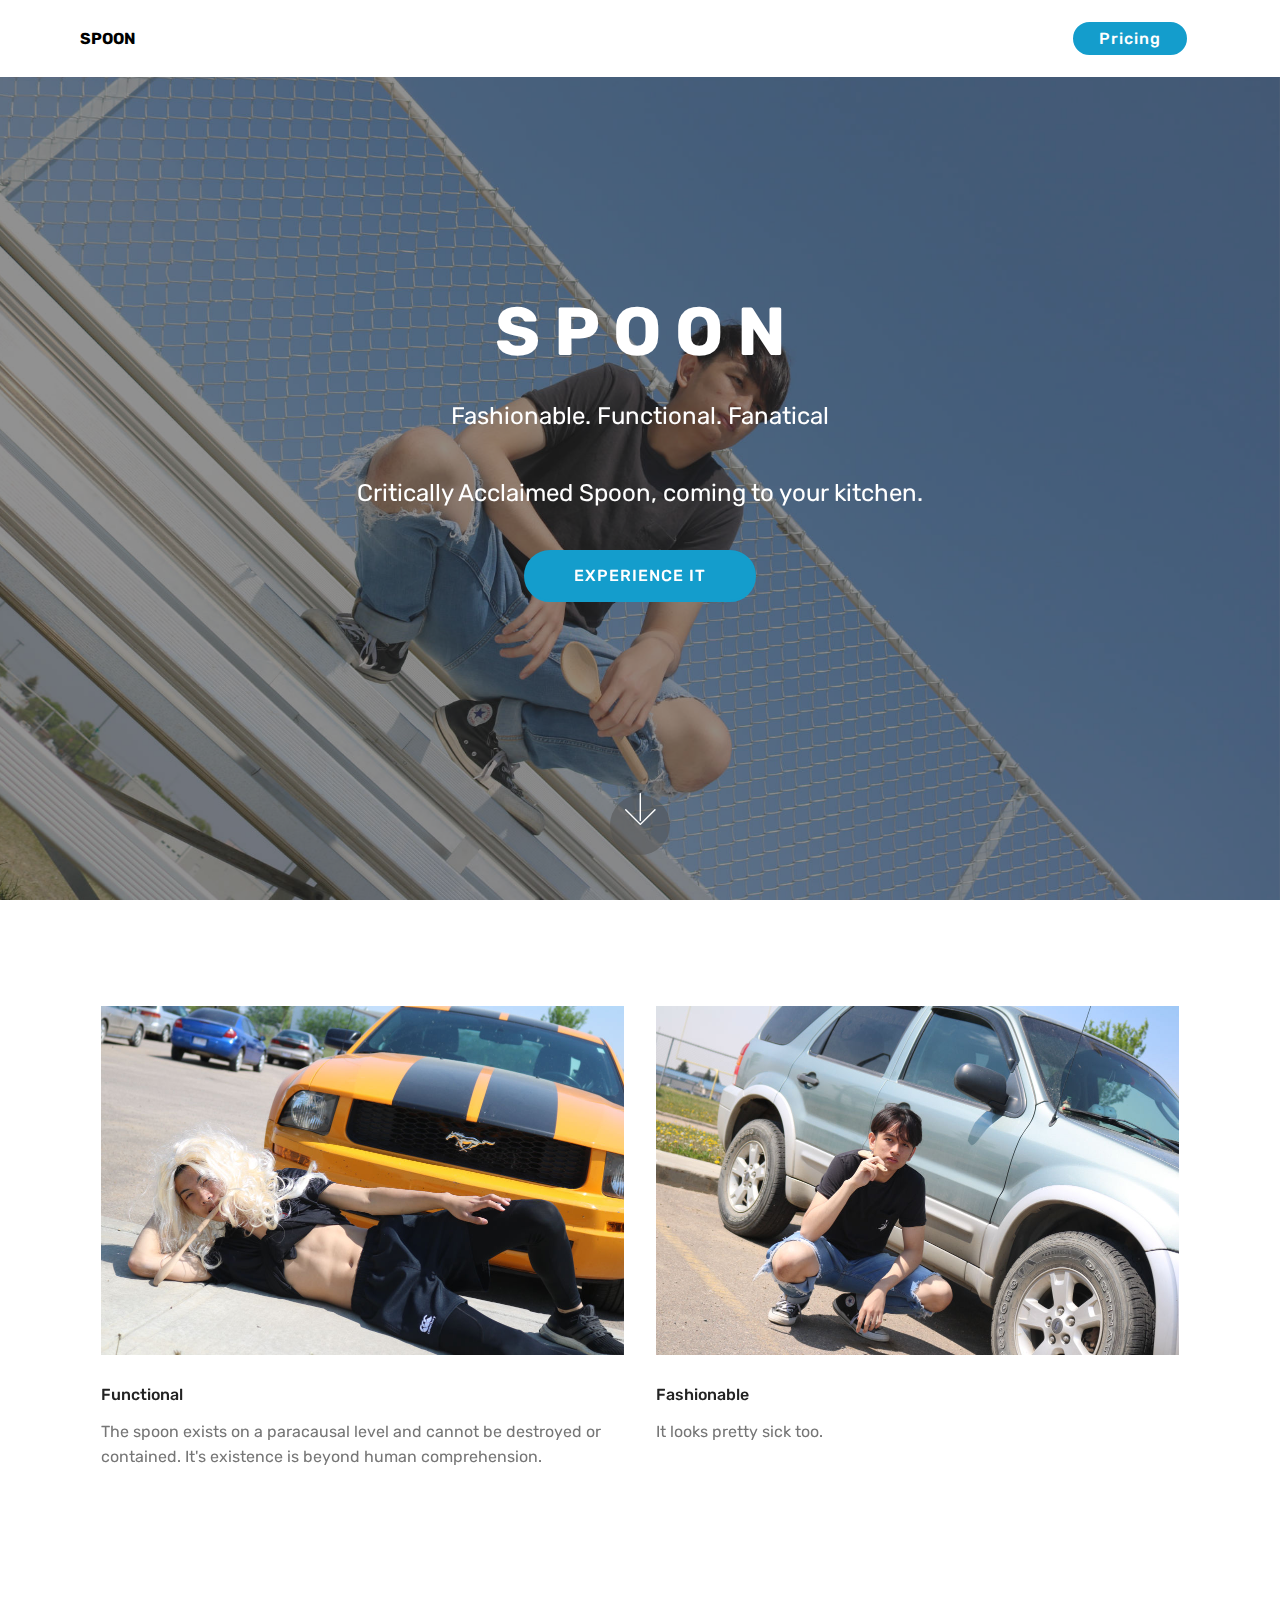
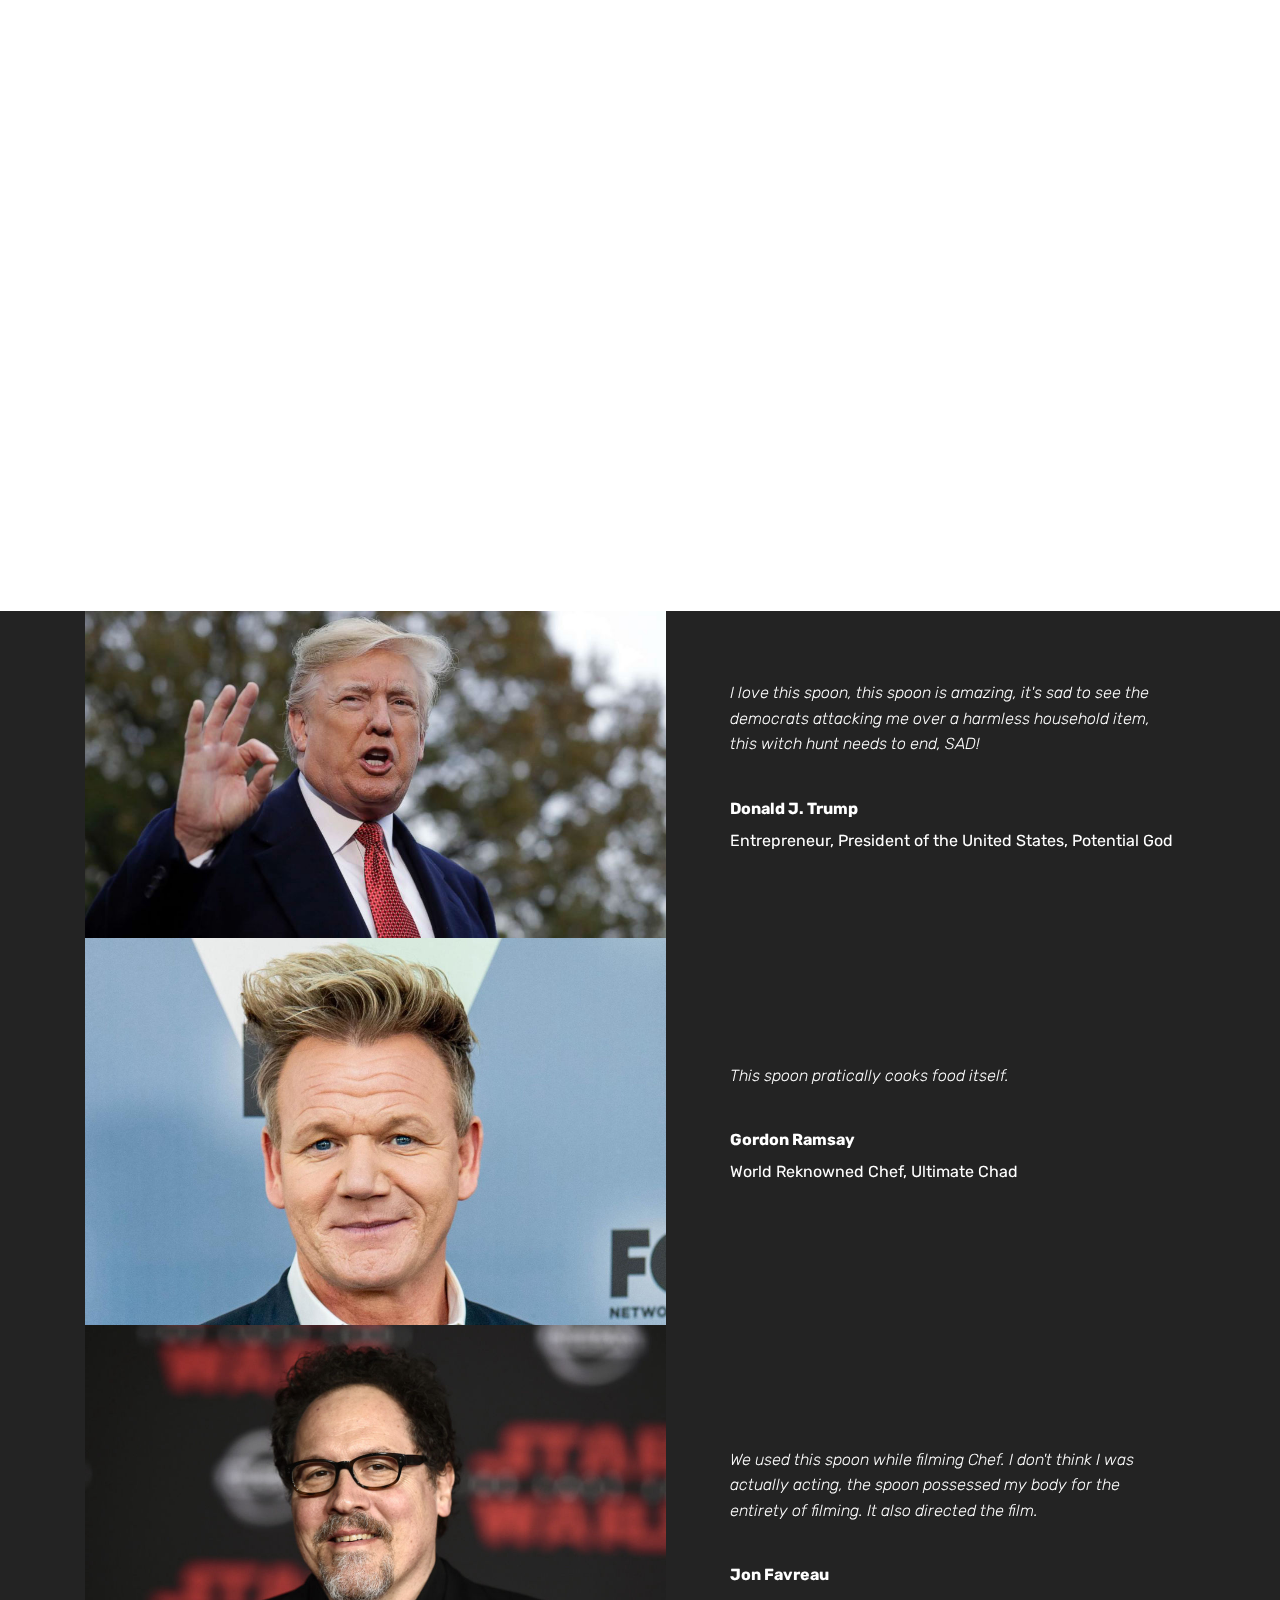
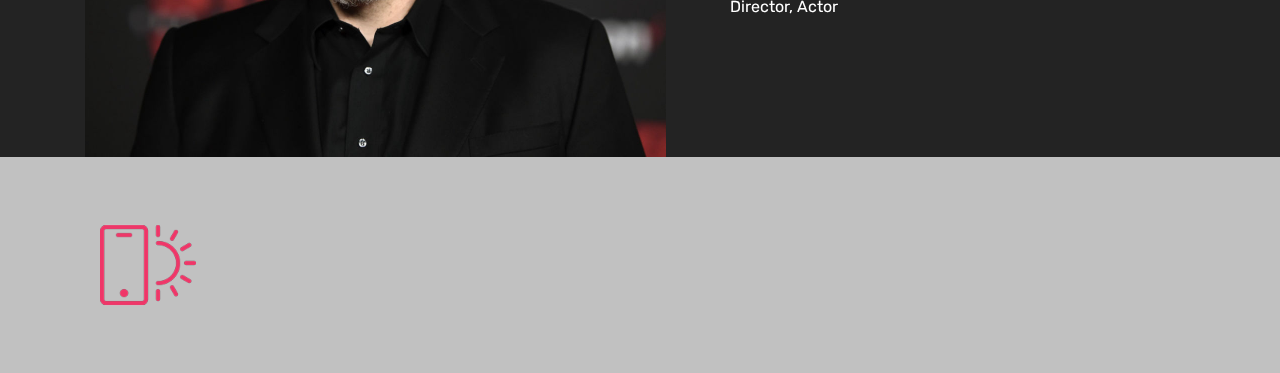
<file: index.html>
<!DOCTYPE html>
<html  >
<head>
  <!-- Site made with Mobirise Website Builder v4.10.3, https://mobirise.com -->
  <meta charset="UTF-8">
  <meta http-equiv="X-UA-Compatible" content="IE=edge">
  <meta name="generator" content="Mobirise v4.10.3, mobirise.com">
  <meta name="viewport" content="width=device-width, initial-scale=1, minimum-scale=1">
  <link rel="shortcut icon" href="assets/images/logo2.png" type="image/x-icon">
  <meta name="description" content="">
  
  <title>Home</title>
  <link rel="stylesheet" href="assets/web/assets/mobirise-icons/mobirise-icons.css">
  <link rel="stylesheet" href="assets/tether/tether.min.css">
  <link rel="stylesheet" href="assets/bootstrap/css/bootstrap.min.css">
  <link rel="stylesheet" href="assets/bootstrap/css/bootstrap-grid.min.css">
  <link rel="stylesheet" href="assets/bootstrap/css/bootstrap-reboot.min.css">
  <link rel="stylesheet" href="assets/socicon/css/styles.css">
  <link rel="stylesheet" href="assets/dropdown/css/style.css">
  <link rel="stylesheet" href="assets/theme/css/style.css">
  <link rel="stylesheet" href="assets/mobirise/css/mbr-additional.css" type="text/css">
  
  
  
</head>
<body>
  <section class="menu cid-qTkzRZLJNu" once="menu" id="menu1-0">

    

    <nav class="navbar navbar-expand beta-menu navbar-dropdown align-items-center navbar-fixed-top navbar-toggleable-sm">
        <button class="navbar-toggler navbar-toggler-right" type="button" data-toggle="collapse" data-target="#navbarSupportedContent" aria-controls="navbarSupportedContent" aria-expanded="false" aria-label="Toggle navigation">
            <div class="hamburger">
                <span></span>
                <span></span>
                <span></span>
                <span></span>
            </div>
        </button>
        <div class="menu-logo">
            <div class="navbar-brand">
                
                <span class="navbar-caption-wrap"><a class="navbar-caption text-black display-4" href="https://mobirise.com">SPOON</a></span>
            </div>
        </div>
        <div class="collapse navbar-collapse" id="navbarSupportedContent">
            
            <div class="navbar-buttons mbr-section-btn"><a class="btn btn-sm btn-primary display-4" href="page2.html#pricing-tables3-f">Pricing<br></a></div>
        </div>
    </nav>
</section>

<section class="engine"><a href="https://mobirise.info/q">responsive website templates</a></section><section class="cid-qTkA127IK8 mbr-fullscreen mbr-parallax-background" id="header2-1">

    

    <div class="mbr-overlay" style="opacity: 0.5; background-color: rgb(35, 35, 35);"></div>

    <div class="container align-center">
        <div class="row justify-content-md-center">
            <div class="mbr-white col-md-10">
                <h1 class="mbr-section-title mbr-bold pb-3 mbr-fonts-style display-1">
                    S P O O N</h1>
                
                <p class="mbr-text pb-3 mbr-fonts-style display-5">Fashionable. Functional. Fanatical<br><br>Critically Acclaimed Spoon, coming to your kitchen.</p>
                <div class="mbr-section-btn"><a class="btn btn-md btn-primary display-4" href="index.html#testimonials2-4">EXPERIENCE IT</a></div>
            </div>
        </div>
    </div>
    <div class="mbr-arrow hidden-sm-down" aria-hidden="true">
        <a href="#next">
            <i class="mbri-down mbr-iconfont"></i>
        </a>
    </div>
</section>

<section class="features2 cid-rt1j94lSSY" id="features2-3">

    

    
    
    <div class="container">
        <div class="media-container-row">
            <div class="card p-3 col-12 col-md-6">
                <div class="card-wrapper">
                    <div class="card-img">
                        <img src="assets/images/img-1559-1046x697.jpg" alt="Mobirise" title="">
                    </div>
                    <div class="card-box">
                        <h4 class="card-title pb-3 mbr-fonts-style display-7">Functional</h4>
                        <p class="mbr-text mbr-fonts-style display-7">The spoon exists on a paracausal level and cannot be destroyed or contained. It's existence is beyond human comprehension.</p>
                    </div>
                </div>
            </div>

            <div class="card p-3 col-12 col-md-6">
                <div class="card-wrapper">
                    <div class="card-img">
                        <img src="assets/images/img-1571-1046x697.jpg" alt="Mobirise" title="">
                    </div>
                    <div class="card-box ">
                        <h4 class="card-title pb-3 mbr-fonts-style display-7">
                            Fashionable</h4>
                        <p class="mbr-text mbr-fonts-style display-7">It looks pretty sick too.</p>
                    </div>
                </div>
            </div>

            

            
        </div>
    </div>
</section>

<section class="cid-rtiarPK53D" id="video3-g">

    
    
    <figure class="mbr-figure align-center container">
        <div class="video-block" style="width: 80%;">
            <div><iframe class="mbr-embedded-video" src="https://www.youtube.com/embed/YRcuK7fVUm0?rel=0&amp;amp;showinfo=0&amp;autoplay=1&amp;loop=1&amp;playlist=YRcuK7fVUm0" width="1280" height="720" frameborder="0" allowfullscreen></iframe></div>
        </div>
    </figure>
</section>

<section class="testimonials2 cid-rt1lWqHTsd" id="testimonials2-4">

    

    

    <div class="container">
        <div class="media-container-row">
            <div class="mbr-figure pr-lg-5" style="width: 130%;">
              <img src="assets/images/the-donald-992x558.jpg" alt="" title="">
            </div>
            <div class="media-content px-3 align-self-center mbr-white py-2">
                    <p class="mbr-text testimonial-text mbr-fonts-style display-7">
                       I love this spoon, this spoon is amazing, it's sad to see the democrats attacking me over a harmless household item, this witch hunt needs to end, SAD!</p>
                    <p class="mbr-author-name pt-4 mb-2 mbr-fonts-style display-7">
                       Donald J. Trump</p>
                    <p class="mbr-author-desc mbr-fonts-style display-7">
                       Entrepreneur, President of the United States, Potential God</p>
            </div>
        </div>
    </div>
</section>

<section class="testimonials2 cid-rt1lWMy25S" id="testimonials2-5">

    

    

    <div class="container">
        <div class="media-container-row">
            <div class="mbr-figure pr-lg-5" style="width: 130%;">
              <img src="assets/images/gordon-1162x774.jpg" alt="" title="">
            </div>
            <div class="media-content px-3 align-self-center mbr-white py-2">
                    <p class="mbr-text testimonial-text mbr-fonts-style display-7">This spoon pratically cooks food itself.</p>
                    <p class="mbr-author-name pt-4 mb-2 mbr-fonts-style display-7">
                       Gordon Ramsay</p>
                    <p class="mbr-author-desc mbr-fonts-style display-7">World Reknowned Chef, Ultimate Chad</p>
            </div>
        </div>
    </div>
</section>

<section class="testimonials2 cid-rt1mvIbBxV" id="testimonials2-6">

    

    

    <div class="container">
        <div class="media-container-row">
            <div class="mbr-figure pr-lg-5" style="width: 130%;">
              <img src="assets/images/jon-1162x864.jpg" alt="" title="">
            </div>
            <div class="media-content px-3 align-self-center mbr-white py-2">
                    <p class="mbr-text testimonial-text mbr-fonts-style display-7">We used this spoon while filming Chef. I don't think I was actually acting, the spoon possessed my body for the entirety of filming. It also directed the film.</p>
                    <p class="mbr-author-name pt-4 mb-2 mbr-fonts-style display-7">
                       Jon Favreau</p>
                    <p class="mbr-author-desc mbr-fonts-style display-7">Director, Actor</p>
            </div>
        </div>
    </div>
</section>

<section class="cid-qTkAaeaxX5" id="footer1-2">

    

    

    <div class="container">
        <div class="media-container-row content text-white">
            <div class="col-12 col-md-3">
                <div class="media-wrap">
                    <a href="https://mobirise.com/">
                        <img src="assets/images/logo2.png" alt="Mobirise">
                    </a>
                </div>
            </div>
            <div class="col-12 col-md-3 mbr-fonts-style display-7">
                <h5 class="pb-3"></h5>
                <p class="mbr-text"></p>
            </div>
            <div class="col-12 col-md-3 mbr-fonts-style display-7">
                <h5 class="pb-3"></h5>
                <p class="mbr-text"></p>
            </div>
            <div class="col-12 col-md-3 mbr-fonts-style display-7">
                <h5 class="pb-3"></h5>
                <p class="mbr-text"></p>
            </div>
        </div>
        
    </div>
</section>


  <script src="assets/web/assets/jquery/jquery.min.js"></script>
  <script src="assets/popper/popper.min.js"></script>
  <script src="assets/tether/tether.min.js"></script>
  <script src="assets/bootstrap/js/bootstrap.min.js"></script>
  <script src="assets/dropdown/js/script.min.js"></script>
  <script src="assets/touchswipe/jquery.touch-swipe.min.js"></script>
  <script src="assets/parallax/jarallax.min.js"></script>
  <script src="assets/smoothscroll/smooth-scroll.js"></script>
  <script src="assets/theme/js/script.js"></script>
  
  
</body>
</html>
</file>
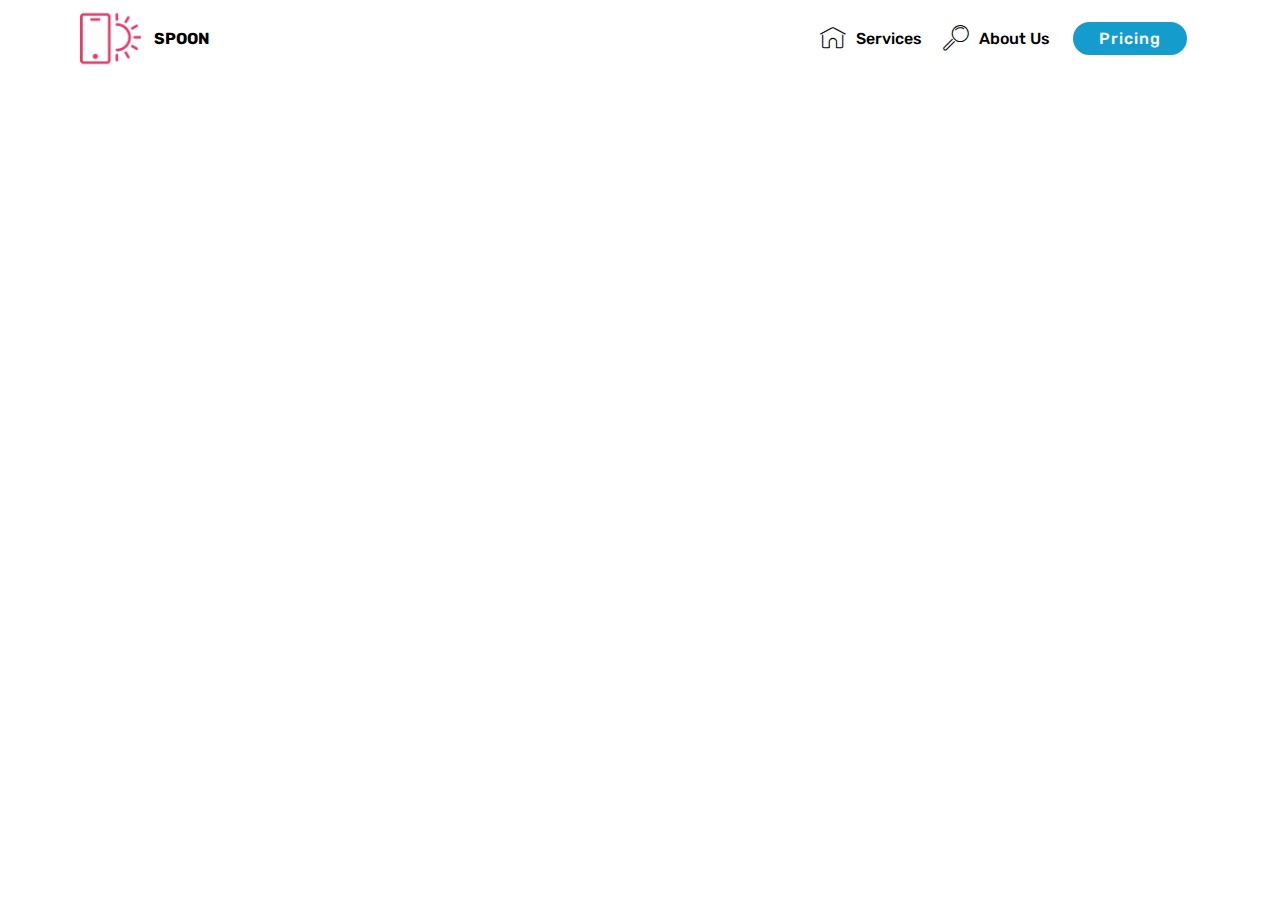
<file: page1.html>
<!DOCTYPE html>
<html  >
<head>
  <!-- Site made with Mobirise Website Builder v4.10.3, https://mobirise.com -->
  <meta charset="UTF-8">
  <meta http-equiv="X-UA-Compatible" content="IE=edge">
  <meta name="generator" content="Mobirise v4.10.3, mobirise.com">
  <meta name="viewport" content="width=device-width, initial-scale=1, minimum-scale=1">
  <link rel="shortcut icon" href="assets/images/logo2.png" type="image/x-icon">
  <meta name="description" content="Web Site Generator Description">
  
  
  <link rel="stylesheet" href="assets/web/assets/mobirise-icons/mobirise-icons.css">
  <link rel="stylesheet" href="assets/tether/tether.min.css">
  <link rel="stylesheet" href="assets/bootstrap/css/bootstrap.min.css">
  <link rel="stylesheet" href="assets/bootstrap/css/bootstrap-grid.min.css">
  <link rel="stylesheet" href="assets/bootstrap/css/bootstrap-reboot.min.css">
  <link rel="stylesheet" href="assets/dropdown/css/style.css">
  <link rel="stylesheet" href="assets/theme/css/style.css">
  <link rel="stylesheet" href="assets/mobirise/css/mbr-additional.css" type="text/css">
  
  
  
</head>
<body>
  <section class="menu cid-qTkzRZLJNu" once="menu" id="menu1-7">

    

    <nav class="navbar navbar-expand beta-menu navbar-dropdown align-items-center navbar-fixed-top navbar-toggleable-sm">
        <button class="navbar-toggler navbar-toggler-right" type="button" data-toggle="collapse" data-target="#navbarSupportedContent" aria-controls="navbarSupportedContent" aria-expanded="false" aria-label="Toggle navigation">
            <div class="hamburger">
                <span></span>
                <span></span>
                <span></span>
                <span></span>
            </div>
        </button>
        <div class="menu-logo">
            <div class="navbar-brand">
                <span class="navbar-logo">
                    <a href="https://mobirise.com">
                         <img src="assets/images/logo2.png" alt="Mobirise" style="height: 3.8rem;">
                    </a>
                </span>
                <span class="navbar-caption-wrap"><a class="navbar-caption text-black display-4" href="https://mobirise.com">SPOON</a></span>
            </div>
        </div>
        <div class="collapse navbar-collapse" id="navbarSupportedContent">
            <ul class="navbar-nav nav-dropdown" data-app-modern-menu="true"><li class="nav-item">
                    <a class="nav-link link text-black display-4" href="https://mobirise.com">
                        <span class="mbri-home mbr-iconfont mbr-iconfont-btn"></span>
                        Services
                    </a>
                </li>
                <li class="nav-item">
                    <a class="nav-link link text-black display-4" href="https://mobirise.com">
                        <span class="mbri-search mbr-iconfont mbr-iconfont-btn"></span>
                        About Us
                    </a>
                </li></ul>
            <div class="navbar-buttons mbr-section-btn"><a class="btn btn-sm btn-primary display-4" href="page2.html#pricing-tables3-f">Pricing<br></a></div>
        </div>
    </nav>
</section>


  <section class="engine"><a href="https://mobirise.info/j">website templates</a></section><script src="assets/web/assets/jquery/jquery.min.js"></script>
  <script src="assets/popper/popper.min.js"></script>
  <script src="assets/tether/tether.min.js"></script>
  <script src="assets/bootstrap/js/bootstrap.min.js"></script>
  <script src="assets/smoothscroll/smooth-scroll.js"></script>
  <script src="assets/dropdown/js/script.min.js"></script>
  <script src="assets/touchswipe/jquery.touch-swipe.min.js"></script>
  <script src="assets/theme/js/script.js"></script>
  
  
</body>
</html>
</file>
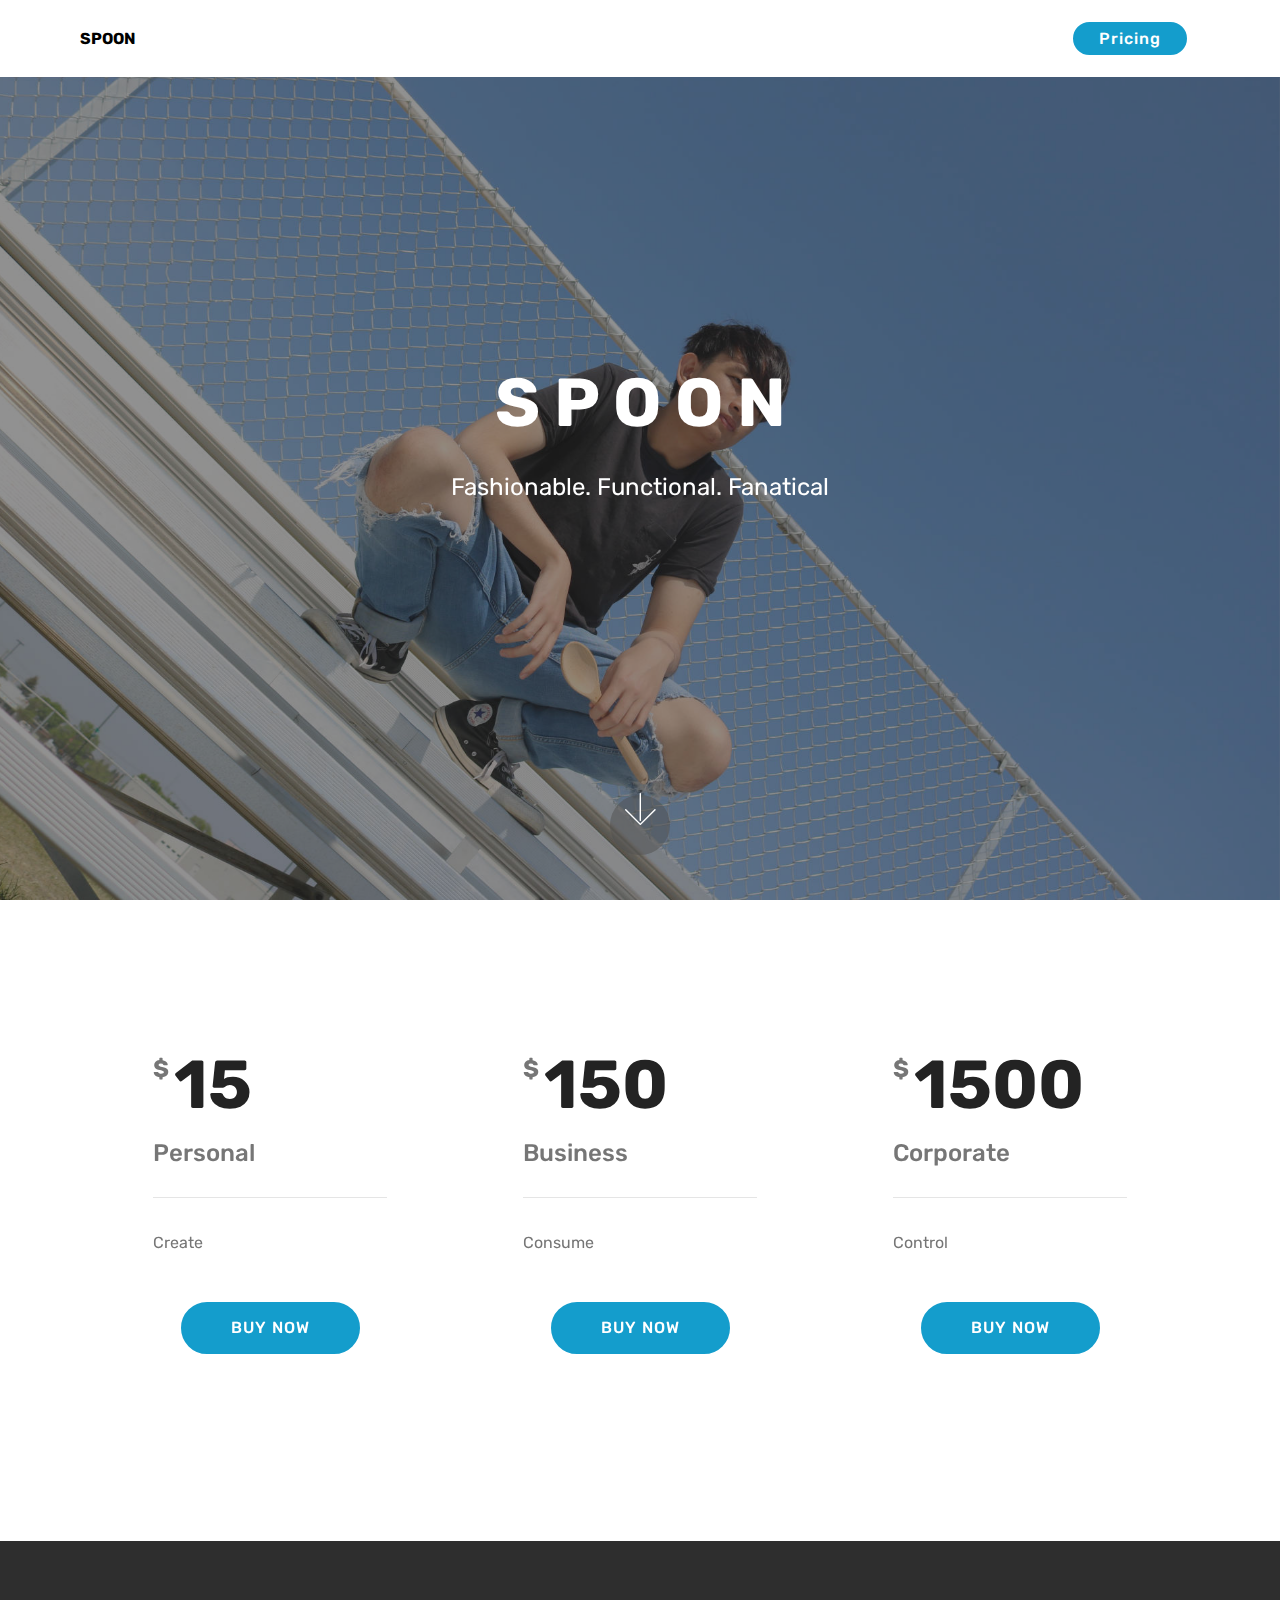
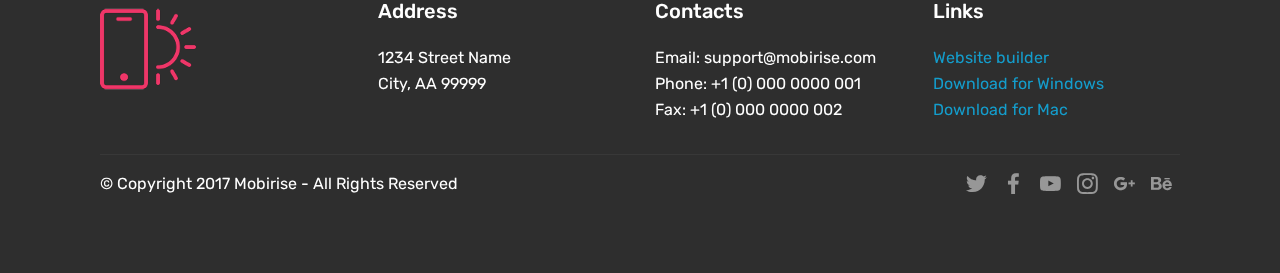
<file: page2.html>
<!DOCTYPE html>
<html  >
<head>
  <!-- Site made with Mobirise Website Builder v4.10.3, https://mobirise.com -->
  <meta charset="UTF-8">
  <meta http-equiv="X-UA-Compatible" content="IE=edge">
  <meta name="generator" content="Mobirise v4.10.3, mobirise.com">
  <meta name="viewport" content="width=device-width, initial-scale=1, minimum-scale=1">
  <link rel="shortcut icon" href="assets/images/logo2.png" type="image/x-icon">
  <meta name="description" content="">
  
  <title>Page 2</title>
  <link rel="stylesheet" href="assets/web/assets/mobirise-icons/mobirise-icons.css">
  <link rel="stylesheet" href="assets/tether/tether.min.css">
  <link rel="stylesheet" href="assets/bootstrap/css/bootstrap.min.css">
  <link rel="stylesheet" href="assets/bootstrap/css/bootstrap-grid.min.css">
  <link rel="stylesheet" href="assets/bootstrap/css/bootstrap-reboot.min.css">
  <link rel="stylesheet" href="assets/socicon/css/styles.css">
  <link rel="stylesheet" href="assets/dropdown/css/style.css">
  <link rel="stylesheet" href="assets/theme/css/style.css">
  <link rel="stylesheet" href="assets/mobirise/css/mbr-additional.css" type="text/css">
  
  
  
</head>
<body>
  <section class="menu cid-rt1rBko8k3" once="menu" id="menu1-8">

    

    <nav class="navbar navbar-expand beta-menu navbar-dropdown align-items-center navbar-fixed-top navbar-toggleable-sm">
        <button class="navbar-toggler navbar-toggler-right" type="button" data-toggle="collapse" data-target="#navbarSupportedContent" aria-controls="navbarSupportedContent" aria-expanded="false" aria-label="Toggle navigation">
            <div class="hamburger">
                <span></span>
                <span></span>
                <span></span>
                <span></span>
            </div>
        </button>
        <div class="menu-logo">
            <div class="navbar-brand">
                
                <span class="navbar-caption-wrap"><a class="navbar-caption text-black display-4" href="https://mobirise.com">SPOON</a></span>
            </div>
        </div>
        <div class="collapse navbar-collapse" id="navbarSupportedContent">
            
            <div class="navbar-buttons mbr-section-btn"><a class="btn btn-sm btn-primary display-4" href="page2.html#pricing-tables3-f">Pricing<br></a></div>
        </div>
    </nav>
</section>

<section class="engine"><a href="https://mobirise.info/w">html5 templates</a></section><section class="cid-rt1rBkFQjY mbr-fullscreen mbr-parallax-background" id="header2-9">

    

    <div class="mbr-overlay" style="opacity: 0.5; background-color: rgb(35, 35, 35);"></div>

    <div class="container align-center">
        <div class="row justify-content-md-center">
            <div class="mbr-white col-md-10">
                <h1 class="mbr-section-title mbr-bold pb-3 mbr-fonts-style display-1">
                    S P O O N</h1>
                
                <p class="mbr-text pb-3 mbr-fonts-style display-5">Fashionable. Functional. Fanatical<br></p>
                
            </div>
        </div>
    </div>
    <div class="mbr-arrow hidden-sm-down" aria-hidden="true">
        <a href="#next">
            <i class="mbri-down mbr-iconfont"></i>
        </a>
    </div>
</section>

<section class="pricing-table3 cid-rt1rTBBKOm" id="pricing-tables3-f">

    

    
    <div class="container">
        <div class="media-container-row">
            <div class=" col-12 col-lg-4 col-md-6 my-2">
                <div class="pricing">
                    <div class="plan-header">
                        <div class="plan-price">
                            <span class="price-value mbr-fonts-style display-5">
                                $
                            </span>
                            <span class="price-figure mbr-fonts-style display-1">
                                15</span>
                            <h3 class="plan-title mbr-fonts-style display-5">
                                Personal</h3>
                            <hr>
                        </div>
                    </div>
                    <div class="plan-body">
                        <p class="mbr-text mbr-fonts-style display-7">Create</p>
                        <div class="mbr-section-btn pt-4 text-center">
                            <a href="https://mobirise.co" class="btn btn-primary display-4">BUY NOW</a>
                        </div>
                    </div>
                </div>
            </div>

            <div class="col-12 col-lg-4 col-md-6 my-2">
                <div class="pricing">
                    <div class="plan-header">
                        <div class="plan-price">
                            <span class="price-value mbr-fonts-style display-5">
                                $
                            </span>
                            <span class="price-figure mbr-fonts-style display-1">150</span>
                            <h3 class="plan-title mbr-fonts-style display-5">
                                Business
                            </h3>
                            <hr>
                        </div>
                    </div>
                    <div class="plan-body">
                        <p class="mbr-text mbr-fonts-style display-7">Consume</p>
                        <div class="mbr-section-btn pt-4 text-center">
                            <a href="https://mobirise.co" class="btn btn-primary display-4">BUY NOW</a>
                        </div>
                    </div>
                </div>
            </div>

            <div class="col-12 col-lg-4 col-md-6 my-2">
                <div class="pricing">
                    <div class="plan-header">
                        <div class="plan-price">
                            <span class="price-value mbr-fonts-style display-5">
                                $
                            </span>
                            <span class="price-figure mbr-fonts-style display-1">
                                1500</span>
                            <h3 class="plan-title mbr-fonts-style display-5">
                                Corporate</h3>
                            <hr>
                        </div>
                    </div>
                    <div class="plan-body ">
                        <p class="mbr-text mbr-fonts-style display-7">Control</p>
                        <div class="mbr-section-btn pt-4 text-center">
                            <a href="https://mobirise.co" class="btn btn-primary display-4">BUY NOW</a>
                        </div>
                    </div>
                </div>
            </div>

        </div>
    </div>
</section>

<section class="cid-rt1rBm7T7l" id="footer1-e">

    

    

    <div class="container">
        <div class="media-container-row content text-white">
            <div class="col-12 col-md-3">
                <div class="media-wrap">
                    <a href="https://mobirise.com/">
                        <img src="assets/images/logo2.png" alt="Mobirise">
                    </a>
                </div>
            </div>
            <div class="col-12 col-md-3 mbr-fonts-style display-7">
                <h5 class="pb-3">
                    Address
                </h5>
                <p class="mbr-text">
                    1234 Street Name
                    <br>City, AA 99999
                </p>
            </div>
            <div class="col-12 col-md-3 mbr-fonts-style display-7">
                <h5 class="pb-3">
                    Contacts
                </h5>
                <p class="mbr-text">
                    Email: support@mobirise.com
                    <br>Phone: +1 (0) 000 0000 001
                    <br>Fax: +1 (0) 000 0000 002
                </p>
            </div>
            <div class="col-12 col-md-3 mbr-fonts-style display-7">
                <h5 class="pb-3">
                    Links
                </h5>
                <p class="mbr-text">
                    <a class="text-primary" href="https://mobirise.com/">Website builder</a>
                    <br><a class="text-primary" href="https://mobirise.com/mobirise-free-win.zip">Download for Windows</a>
                    <br><a class="text-primary" href="https://mobirise.com/mobirise-free-mac.zip">Download for Mac</a>
                </p>
            </div>
        </div>
        <div class="footer-lower">
            <div class="media-container-row">
                <div class="col-sm-12">
                    <hr>
                </div>
            </div>
            <div class="media-container-row mbr-white">
                <div class="col-sm-6 copyright">
                    <p class="mbr-text mbr-fonts-style display-7">
                        © Copyright 2017 Mobirise - All Rights Reserved
                    </p>
                </div>
                <div class="col-md-6">
                    <div class="social-list align-right">
                        <div class="soc-item">
                            <a href="https://twitter.com/mobirise" target="_blank">
                                <span class="socicon-twitter socicon mbr-iconfont mbr-iconfont-social"></span>
                            </a>
                        </div>
                        <div class="soc-item">
                            <a href="https://www.facebook.com/pages/Mobirise/1616226671953247" target="_blank">
                                <span class="socicon-facebook socicon mbr-iconfont mbr-iconfont-social"></span>
                            </a>
                        </div>
                        <div class="soc-item">
                            <a href="https://www.youtube.com/c/mobirise" target="_blank">
                                <span class="socicon-youtube socicon mbr-iconfont mbr-iconfont-social"></span>
                            </a>
                        </div>
                        <div class="soc-item">
                            <a href="https://instagram.com/mobirise" target="_blank">
                                <span class="socicon-instagram socicon mbr-iconfont mbr-iconfont-social"></span>
                            </a>
                        </div>
                        <div class="soc-item">
                            <a href="https://plus.google.com/u/0/+Mobirise" target="_blank">
                                <span class="socicon-googleplus socicon mbr-iconfont mbr-iconfont-social"></span>
                            </a>
                        </div>
                        <div class="soc-item">
                            <a href="https://www.behance.net/Mobirise" target="_blank">
                                <span class="socicon-behance socicon mbr-iconfont mbr-iconfont-social"></span>
                            </a>
                        </div>
                    </div>
                </div>
            </div>
        </div>
    </div>
</section>


  <script src="assets/web/assets/jquery/jquery.min.js"></script>
  <script src="assets/popper/popper.min.js"></script>
  <script src="assets/tether/tether.min.js"></script>
  <script src="assets/bootstrap/js/bootstrap.min.js"></script>
  <script src="assets/dropdown/js/script.min.js"></script>
  <script src="assets/touchswipe/jquery.touch-swipe.min.js"></script>
  <script src="assets/parallax/jarallax.min.js"></script>
  <script src="assets/smoothscroll/smooth-scroll.js"></script>
  <script src="assets/theme/js/script.js"></script>
  
  
</body>
</html>
</file>
<file: assets/web/assets/mobirise-icons/mobirise-icons.css>
@font-face {
  font-family: 'MobiriseIcons';
  src:  url('mobirise-icons.eot?spat4u');
  src:  url('mobirise-icons.eot?spat4u#iefix') format('embedded-opentype'),
    url('mobirise-icons.ttf?spat4u') format('truetype'),
    url('mobirise-icons.woff?spat4u') format('woff'),
    url('mobirise-icons.svg?spat4u#MobiriseIcons') format('svg');
  font-weight: normal;
  font-style: normal;
}

[class^="mbri-"], [class*=" mbri-"] {
  /* use !important to prevent issues with browser extensions that change fonts */
  font-family: MobiriseIcons !important;
  speak: none;
  font-style: normal;
  font-weight: normal;
  font-variant: normal;
  text-transform: none;
  line-height: 1;

  /* Better Font Rendering =========== */
  -webkit-font-smoothing: antialiased;
  -moz-osx-font-smoothing: grayscale;
}

.mbri-add-submenu:before {
  content: "\e900";
}
.mbri-alert:before {
  content: "\e901";
}
.mbri-align-center:before {
  content: "\e902";
}
.mbri-align-justify:before {
  content: "\e903";
}
.mbri-align-left:before {
  content: "\e904";
}
.mbri-align-right:before {
  content: "\e905";
}
.mbri-android:before {
  content: "\e906";
}
.mbri-apple:before {
  content: "\e907";
}
.mbri-arrow-down:before {
  content: "\e908";
}
.mbri-arrow-next:before {
  content: "\e909";
}
.mbri-arrow-prev:before {
  content: "\e90a";
}
.mbri-arrow-up:before {
  content: "\e90b";
}
.mbri-bold:before {
  content: "\e90c";
}
.mbri-bookmark:before {
  content: "\e90d";
}
.mbri-bootstrap:before {
  content: "\e90e";
}
.mbri-briefcase:before {
  content: "\e90f";
}
.mbri-browse:before {
  content: "\e910";
}
.mbri-bulleted-list:before {
  content: "\e911";
}
.mbri-calendar:before {
  content: "\e912";
}
.mbri-camera:before {
  content: "\e913";
}
.mbri-cart-add:before {
  content: "\e914";
}
.mbri-cart-full:before {
  content: "\e915";
}
.mbri-cash:before {
  content: "\e916";
}
.mbri-change-style:before {
  content: "\e917";
}
.mbri-chat:before {
  content: "\e918";
}
.mbri-clock:before {
  content: "\e919";
}
.mbri-close:before {
  content: "\e91a";
}
.mbri-cloud:before {
  content: "\e91b";
}
.mbri-code:before {
  content: "\e91c";
}
.mbri-contact-form:before {
  content: "\e91d";
}
.mbri-credit-card:before {
  content: "\e91e";
}
.mbri-cursor-click:before {
  content: "\e91f";
}
.mbri-cust-feedback:before {
  content: "\e920";
}
.mbri-database:before {
  content: "\e921";
}
.mbri-delivery:before {
  content: "\e922";
}
.mbri-desktop:before {
  content: "\e923";
}
.mbri-devices:before {
  content: "\e924";
}
.mbri-down:before {
  content: "\e925";
}
.mbri-download:before {
  content: "\e989";
}
.mbri-drag-n-drop:before {
  content: "\e927";
}
.mbri-drag-n-drop2:before {
  content: "\e928";
}
.mbri-edit:before {
  content: "\e929";
}
.mbri-edit2:before {
  content: "\e92a";
}
.mbri-error:before {
  content: "\e92b";
}
.mbri-extension:before {
  content: "\e92c";
}
.mbri-features:before {
  content: "\e92d";
}
.mbri-file:before {
  content: "\e92e";
}
.mbri-flag:before {
  content: "\e92f";
}
.mbri-folder:before {
  content: "\e930";
}
.mbri-gift:before {
  content: "\e931";
}
.mbri-github:before {
  content: "\e932";
}
.mbri-globe:before {
  content: "\e933";
}
.mbri-globe-2:before {
  content: "\e934";
}
.mbri-growing-chart:before {
  content: "\e935";
}
.mbri-hearth:before {
  content: "\e936";
}
.mbri-help:before {
  content: "\e937";
}
.mbri-home:before {
  content: "\e938";
}
.mbri-hot-cup:before {
  content: "\e939";
}
.mbri-idea:before {
  content: "\e93a";
}
.mbri-image-gallery:before {
  content: "\e93b";
}
.mbri-image-slider:before {
  content: "\e93c";
}
.mbri-info:before {
  content: "\e93d";
}
.mbri-italic:before {
  content: "\e93e";
}
.mbri-key:before {
  content: "\e93f";
}
.mbri-laptop:before {
  content: "\e940";
}
.mbri-layers:before {
  content: "\e941";
}
.mbri-left-right:before {
  content: "\e942";
}
.mbri-left:before {
  content: "\e943";
}
.mbri-letter:before {
  content: "\e944";
}
.mbri-like:before {
  content: "\e945";
}
.mbri-link:before {
  content: "\e946";
}
.mbri-lock:before {
  content: "\e947";
}
.mbri-login:before {
  content: "\e948";
}
.mbri-logout:before {
  content: "\e949";
}
.mbri-magic-stick:before {
  content: "\e94a";
}
.mbri-map-pin:before {
  content: "\e94b";
}
.mbri-menu:before {
  content: "\e94c";
}
.mbri-mobile:before {
  content: "\e94d";
}
.mbri-mobile2:before {
  content: "\e94e";
}
.mbri-mobirise:before {
  content: "\e94f";
}
.mbri-more-horizontal:before {
  content: "\e950";
}
.mbri-more-vertical:before {
  content: "\e951";
}
.mbri-music:before {
  content: "\e952";
}
.mbri-new-file:before {
  content: "\e953";
}
.mbri-numbered-list:before {
  content: "\e954";
}
.mbri-opened-folder:before {
  content: "\e955";
}
.mbri-pages:before {
  content: "\e956";
}
.mbri-paper-plane:before {
  content: "\e957";
}
.mbri-paperclip:before {
  content: "\e958";
}
.mbri-photo:before {
  content: "\e959";
}
.mbri-photos:before {
  content: "\e95a";
}
.mbri-pin:before {
  content: "\e95b";
}
.mbri-play:before {
  content: "\e95c";
}
.mbri-plus:before {
  content: "\e95d";
}
.mbri-preview:before {
  content: "\e95e";
}
.mbri-print:before {
  content: "\e95f";
}
.mbri-protect:before {
  content: "\e960";
}
.mbri-question:before {
  content: "\e961";
}
.mbri-quote-left:before {
  content: "\e962";
}
.mbri-quote-right:before {
  content: "\e963";
}
.mbri-refresh:before {
  content: "\e964";
}
.mbri-responsive:before {
  content: "\e965";
}
.mbri-right:before {
  content: "\e966";
}
.mbri-rocket:before {
  content: "\e967";
}
.mbri-sad-face:before {
  content: "\e968";
}
.mbri-sale:before {
  content: "\e969";
}
.mbri-save:before {
  content: "\e96a";
}
.mbri-search:before {
  content: "\e96b";
}
.mbri-setting:before {
  content: "\e96c";
}
.mbri-setting2:before {
  content: "\e96d";
}
.mbri-setting3:before {
  content: "\e96e";
}
.mbri-share:before {
  content: "\e96f";
}
.mbri-shopping-bag:before {
  content: "\e970";
}
.mbri-shopping-basket:before {
  content: "\e971";
}
.mbri-shopping-cart:before {
  content: "\e972";
}
.mbri-sites:before {
  content: "\e973";
}
.mbri-smile-face:before {
  content: "\e974";
}
.mbri-speed:before {
  content: "\e975";
}
.mbri-star:before {
  content: "\e976";
}
.mbri-success:before {
  content: "\e977";
}
.mbri-sun:before {
  content: "\e978";
}
.mbri-sun2:before {
  content: "\e979";
}
.mbri-tablet:before {
  content: "\e97a";
}
.mbri-tablet-vertical:before {
  content: "\e97b";
}
.mbri-target:before {
  content: "\e97c";
}
.mbri-timer:before {
  content: "\e97d";
}
.mbri-to-ftp:before {
  content: "\e97e";
}
.mbri-to-local-drive:before {
  content: "\e97f";
}
.mbri-touch-swipe:before {
  content: "\e980";
}
.mbri-touch:before {
  content: "\e981";
}
.mbri-trash:before {
  content: "\e982";
}
.mbri-underline:before {
  content: "\e983";
}
.mbri-unlink:before {
  content: "\e984";
}
.mbri-unlock:before {
  content: "\e985";
}
.mbri-up-down:before {
  content: "\e986";
}
.mbri-up:before {
  content: "\e987";
}
.mbri-update:before {
  content: "\e988";
}
.mbri-upload:before {
 content: "\e926"; 
}
.mbri-user:before {
  content: "\e98a";
}
.mbri-user2:before {
  content: "\e98b";
}
.mbri-users:before {
  content: "\e98c";
}
.mbri-video:before {
  content: "\e98d";
}
.mbri-video-play:before {
  content: "\e98e";
}
.mbri-watch:before {
  content: "\e98f";
}
.mbri-website-theme:before {
  content: "\e990";
}
.mbri-wifi:before {
  content: "\e991";
}
.mbri-windows:before {
  content: "\e992";
}
.mbri-zoom-out:before {
  content: "\e993";
}
.mbri-redo:before {
  content: "\e994";
}
.mbri-undo:before {
  content: "\e995";
}
</file>
<file: assets/socicon/css/styles.css>
@charset "UTF-8";

@font-face {
  font-family: "socicon";
  src:url("../fonts/socicon.eot");
  src:url("../fonts/socicon.eot?#iefix") format("embedded-opentype"),
    url("../fonts/socicon.woff") format("woff"),
    url("../fonts/socicon.ttf") format("truetype"),
    url("../fonts/socicon.svg#socicon") format("svg");
  font-weight: normal;
  font-style: normal;

}

[data-icon]:before {
  font-family: "socicon" !important;
  content: attr(data-icon);
  font-style: normal !important;
  font-weight: normal !important;
  font-variant: normal !important;
  text-transform: none !important;
  speak: none;
  line-height: 1;
  -webkit-font-smoothing: antialiased;
  -moz-osx-font-smoothing: grayscale;
}

[class^="socicon-"]:before,
[class*=" socicon-"]:before {
  font-family: "socicon" !important;
  font-style: normal !important;
  font-weight: normal !important;
  font-variant: normal !important;
  text-transform: none !important;
  speak: none;
  line-height: 1;
  -webkit-font-smoothing: antialiased;
  -moz-osx-font-smoothing: grayscale;
}

.socicon-modelmayhem:before {
  content: "\e000";
}
.socicon-mixcloud:before {
  content: "\e001";
}
.socicon-drupal:before {
  content: "\e002";
}
.socicon-swarm:before {
  content: "\e003";
}
.socicon-istock:before {
  content: "\e004";
}
.socicon-yammer:before {
  content: "\e005";
}
.socicon-ello:before {
  content: "\e006";
}
.socicon-stackoverflow:before {
  content: "\e007";
}
.socicon-persona:before {
  content: "\e008";
}
.socicon-triplej:before {
  content: "\e009";
}
.socicon-houzz:before {
  content: "\e00a";
}
.socicon-rss:before {
  content: "\e00b";
}
.socicon-paypal:before {
  content: "\e00c";
}
.socicon-odnoklassniki:before {
  content: "\e00d";
}
.socicon-airbnb:before {
  content: "\e00e";
}
.socicon-periscope:before {
  content: "\e00f";
}
.socicon-outlook:before {
  content: "\e010";
}
.socicon-coderwall:before {
  content: "\e011";
}
.socicon-tripadvisor:before {
  content: "\e012";
}
.socicon-appnet:before {
  content: "\e013";
}
.socicon-goodreads:before {
  content: "\e014";
}
.socicon-tripit:before {
  content: "\e015";
}
.socicon-lanyrd:before {
  content: "\e016";
}
.socicon-slideshare:before {
  content: "\e017";
}
.socicon-buffer:before {
  content: "\e018";
}
.socicon-disqus:before {
  content: "\e019";
}
.socicon-vkontakte:before {
  content: "\e01a";
}
.socicon-whatsapp:before {
  content: "\e01b";
}
.socicon-patreon:before {
  content: "\e01c";
}
.socicon-storehouse:before {
  content: "\e01d";
}
.socicon-pocket:before {
  content: "\e01e";
}
.socicon-mail:before {
  content: "\e01f";
}
.socicon-blogger:before {
  content: "\e020";
}
.socicon-technorati:before {
  content: "\e021";
}
.socicon-reddit:before {
  content: "\e022";
}
.socicon-dribbble:before {
  content: "\e023";
}
.socicon-stumbleupon:before {
  content: "\e024";
}
.socicon-digg:before {
  content: "\e025";
}
.socicon-envato:before {
  content: "\e026";
}
.socicon-behance:before {
  content: "\e027";
}
.socicon-delicious:before {
  content: "\e028";
}
.socicon-deviantart:before {
  content: "\e029";
}
.socicon-forrst:before {
  content: "\e02a";
}
.socicon-play:before {
  content: "\e02b";
}
.socicon-zerply:before {
  content: "\e02c";
}
.socicon-wikipedia:before {
  content: "\e02d";
}
.socicon-apple:before {
  content: "\e02e";
}
.socicon-flattr:before {
  content: "\e02f";
}
.socicon-github:before {
  content: "\e030";
}
.socicon-renren:before {
  content: "\e031";
}
.socicon-friendfeed:before {
  content: "\e032";
}
.socicon-newsvine:before {
  content: "\e033";
}
.socicon-identica:before {
  content: "\e034";
}
.socicon-bebo:before {
  content: "\e035";
}
.socicon-zynga:before {
  content: "\e036";
}
.socicon-steam:before {
  content: "\e037";
}
.socicon-xbox:before {
  content: "\e038";
}
.socicon-windows:before {
  content: "\e039";
}
.socicon-qq:before {
  content: "\e03a";
}
.socicon-douban:before {
  content: "\e03b";
}
.socicon-meetup:before {
  content: "\e03c";
}
.socicon-playstation:before {
  content: "\e03d";
}
.socicon-android:before {
  content: "\e03e";
}
.socicon-snapchat:before {
  content: "\e03f";
}
.socicon-twitter:before {
  content: "\e040";
}
.socicon-facebook:before {
  content: "\e041";
}
.socicon-googleplus:before {
  content: "\e042";
}
.socicon-pinterest:before {
  content: "\e043";
}
.socicon-foursquare:before {
  content: "\e044";
}
.socicon-yahoo:before {
  content: "\e045";
}
.socicon-skype:before {
  content: "\e046";
}
.socicon-yelp:before {
  content: "\e047";
}
.socicon-feedburner:before {
  content: "\e048";
}
.socicon-linkedin:before {
  content: "\e049";
}
.socicon-viadeo:before {
  content: "\e04a";
}
.socicon-xing:before {
  content: "\e04b";
}
.socicon-myspace:before {
  content: "\e04c";
}
.socicon-soundcloud:before {
  content: "\e04d";
}
.socicon-spotify:before {
  content: "\e04e";
}
.socicon-grooveshark:before {
  content: "\e04f";
}
.socicon-lastfm:before {
  content: "\e050";
}
.socicon-youtube:before {
  content: "\e051";
}
.socicon-vimeo:before {
  content: "\e052";
}
.socicon-dailymotion:before {
  content: "\e053";
}
.socicon-vine:before {
  content: "\e054";
}
.socicon-flickr:before {
  content: "\e055";
}
.socicon-500px:before {
  content: "\e056";
}
.socicon-wordpress:before {
  content: "\e058";
}
.socicon-tumblr:before {
  content: "\e059";
}
.socicon-twitch:before {
  content: "\e05a";
}
.socicon-8tracks:before {
  content: "\e05b";
}
.socicon-amazon:before {
  content: "\e05c";
}
.socicon-icq:before {
  content: "\e05d";
}
.socicon-smugmug:before {
  content: "\e05e";
}
.socicon-ravelry:before {
  content: "\e05f";
}
.socicon-weibo:before {
  content: "\e060";
}
.socicon-baidu:before {
  content: "\e061";
}
.socicon-angellist:before {
  content: "\e062";
}
.socicon-ebay:before {
  content: "\e063";
}
.socicon-imdb:before {
  content: "\e064";
}
.socicon-stayfriends:before {
  content: "\e065";
}
.socicon-residentadvisor:before {
  content: "\e066";
}
.socicon-google:before {
  content: "\e067";
}
.socicon-yandex:before {
  content: "\e068";
}
.socicon-sharethis:before {
  content: "\e069";
}
.socicon-bandcamp:before {
  content: "\e06a";
}
.socicon-itunes:before {
  content: "\e06b";
}
.socicon-deezer:before {
  content: "\e06c";
}
.socicon-telegram:before {
  content: "\e06e";
}
.socicon-openid:before {
  content: "\e06f";
}
.socicon-amplement:before {
  content: "\e070";
}
.socicon-viber:before {
  content: "\e071";
}
.socicon-zomato:before {
  content: "\e072";
}
.socicon-draugiem:before {
  content: "\e074";
}
.socicon-endomodo:before {
  content: "\e075";
}
.socicon-filmweb:before {
  content: "\e076";
}
.socicon-stackexchange:before {
  content: "\e077";
}
.socicon-wykop:before {
  content: "\e078";
}
.socicon-teamspeak:before {
  content: "\e079";
}
.socicon-teamviewer:before {
  content: "\e07a";
}
.socicon-ventrilo:before {
  content: "\e07b";
}
.socicon-younow:before {
  content: "\e07c";
}
.socicon-raidcall:before {
  content: "\e07d";
}
.socicon-mumble:before {
  content: "\e07e";
}
.socicon-medium:before {
  content: "\e06d";
}
.socicon-bebee:before {
  content: "\e07f";
}
.socicon-hitbox:before {
  content: "\e080";
}
.socicon-reverbnation:before {
  content: "\e081";
}
.socicon-formulr:before {
  content: "\e082";
}
.socicon-instagram:before {
  content: "\e057";
}
.socicon-battlenet:before {
  content: "\e083";
}
.socicon-chrome:before {
  content: "\e084";
}
.socicon-discord:before {
  content: "\e086";
}
.socicon-issuu:before {
  content: "\e087";
}
.socicon-macos:before {
  content: "\e088";
}
.socicon-firefox:before {
  content: "\e089";
}
.socicon-opera:before {
  content: "\e08d";
}
.socicon-keybase:before {
  content: "\e090";
}
.socicon-alliance:before {
  content: "\e091";
}
.socicon-livejournal:before {
  content: "\e092";
}
.socicon-googlephotos:before {
  content: "\e093";
}
.socicon-horde:before {
  content: "\e094";
}
.socicon-etsy:before {
  content: "\e095";
}
.socicon-zapier:before {
  content: "\e096";
}
.socicon-google-scholar:before {
  content: "\e097";
}
.socicon-researchgate:before {
  content: "\e098";
}
.socicon-wechat:before {
  content: "\e099";
}
.socicon-strava:before {
  content: "\e09a";
}
.socicon-line:before {
  content: "\e09b";
}
.socicon-lyft:before {
  content: "\e09c";
}
.socicon-uber:before {
  content: "\e09d";
}
.socicon-songkick:before {
  content: "\e09e";
}
.socicon-viewbug:before {
  content: "\e09f";
}
.socicon-googlegroups:before {
  content: "\e0a0";
}
.socicon-quora:before {
  content: "\e073";
}
.socicon-diablo:before {
  content: "\e085";
}
.socicon-blizzard:before {
  content: "\e0a1";
}
.socicon-hearthstone:before {
  content: "\e08b";
}
.socicon-heroes:before {
  content: "\e08a";
}
.socicon-overwatch:before {
  content: "\e08c";
}
.socicon-warcraft:before {
  content: "\e08e";
}
.socicon-starcraft:before {
  content: "\e08f";
}
.socicon-beam:before {
  content: "\e0a2";
}
.socicon-curse:before {
  content: "\e0a3";
}
.socicon-player:before {
  content: "\e0a4";
}
.socicon-streamjar:before {
  content: "\e0a5";
}
.socicon-nintendo:before {
  content: "\e0a6";
}
.socicon-hellocoton:before {
  content: "\e0a7";
}
</file>
<file: assets/dropdown/css/style.css>
.navbar-dropdown {
  left: 0;
  padding: 0;
  position: absolute;
  right: 0;
  top: 0;
  transition: all 0.45s ease;
  z-index: 1030;
  background: #282828; }
  .navbar-dropdown .navbar-logo {
    margin-right: 0.8rem;
    transition: margin 0.3s ease-in-out;
    vertical-align: middle; }
    .navbar-dropdown .navbar-logo img {
      height: 3.125rem;
      transition: all 0.3s ease-in-out; }
    .navbar-dropdown .navbar-logo.mbr-iconfont {
      font-size: 3.125rem;
      line-height: 3.125rem; }
  .navbar-dropdown .navbar-caption {
    font-weight: 700;
    white-space: normal;
    vertical-align: -4px;
    line-height: 3.125rem !important; }
    .navbar-dropdown .navbar-caption, .navbar-dropdown .navbar-caption:hover {
      color: inherit;
      text-decoration: none; }
  .navbar-dropdown .mbr-iconfont + .navbar-caption {
    vertical-align: -1px; }
  .navbar-dropdown.navbar-fixed-top {
    position: fixed; }
  .navbar-dropdown .navbar-brand span {
    vertical-align: -4px; }
  .navbar-dropdown.bg-color.transparent {
    background: none; }
  .navbar-dropdown.navbar-short .navbar-brand {
    padding: 0.625rem 0; }
    .navbar-dropdown.navbar-short .navbar-brand span {
      vertical-align: -1px; }
  .navbar-dropdown.navbar-short .navbar-caption {
    line-height: 2.375rem !important;
    vertical-align: -2px; }
  .navbar-dropdown.navbar-short .navbar-logo {
    margin-right: 0.5rem; }
    .navbar-dropdown.navbar-short .navbar-logo img {
      height: 2.375rem; }
    .navbar-dropdown.navbar-short .navbar-logo.mbr-iconfont {
      font-size: 2.375rem;
      line-height: 2.375rem; }
  .navbar-dropdown.navbar-short .mbr-table-cell {
    height: 3.625rem; }
  .navbar-dropdown .navbar-close {
    left: 0.6875rem;
    position: fixed;
    top: 0.75rem;
    z-index: 1000; }
  .navbar-dropdown .hamburger-icon {
    content: "";
    display: inline-block;
    vertical-align: middle;
    width: 16px;
    -webkit-box-shadow: 0 -6px 0 1px #282828,0 0 0 1px #282828,0 6px 0 1px #282828;
    -moz-box-shadow: 0 -6px 0 1px #282828,0 0 0 1px #282828,0 6px 0 1px #282828;
    box-shadow: 0 -6px 0 1px #282828,0 0 0 1px #282828,0 6px 0 1px #282828; }

.dropdown-menu .dropdown-toggle[data-toggle="dropdown-submenu"]::after {
  border-bottom: 0.35em solid transparent;
  border-left: 0.35em solid;
  border-right: 0;
  border-top: 0.35em solid transparent;
  margin-left: 0.3rem; }

.dropdown-menu .dropdown-item:focus {
  outline: 0; }

.nav-dropdown {
  font-size: 0.75rem;
  font-weight: 500;
  height: auto !important; }
  .nav-dropdown .nav-btn {
    padding-left: 1rem; }
  .nav-dropdown .link {
    margin: .667em 1.667em;
    font-weight: 500;
    padding: 0;
    transition: color .2s ease-in-out; }
    .nav-dropdown .link.dropdown-toggle {
      margin-right: 2.583em; }
      .nav-dropdown .link.dropdown-toggle::after {
        margin-left: .25rem;
        border-top: 0.35em solid;
        border-right: 0.35em solid transparent;
        border-left: 0.35em solid transparent;
        border-bottom: 0; }
      .nav-dropdown .link.dropdown-toggle[aria-expanded="true"] {
        margin: 0;
        padding: 0.667em 3.263em  0.667em 1.667em; }
  .nav-dropdown .link::after,
  .nav-dropdown .dropdown-item::after {
    color: inherit; }
  .nav-dropdown .btn {
    font-size: 0.75rem;
    font-weight: 700;
    letter-spacing: 0;
    margin-bottom: 0;
    padding-left: 1.25rem;
    padding-right: 1.25rem; }
  .nav-dropdown .dropdown-menu {
    border-radius: 0;
    border: 0;
    left: 0;
    margin: 0;
    padding-bottom: 1.25rem;
    padding-top: 1.25rem;
    position: relative; }
  .nav-dropdown .dropdown-submenu {
    margin-left: 0.125rem;
    top: 0; }
  .nav-dropdown .dropdown-item {
    font-weight: 500;
    line-height: 2;
    padding: 0.3846em 4.615em 0.3846em 1.5385em;
    position: relative;
    transition: color .2s ease-in-out, background-color .2s ease-in-out; }
    .nav-dropdown .dropdown-item::after {
      margin-top: -0.3077em;
      position: absolute;
      right: 1.1538em;
      top: 50%; }
    .nav-dropdown .dropdown-item:focus, .nav-dropdown .dropdown-item:hover {
      background: none; }

@media (max-width: 767px) {
  .nav-dropdown.navbar-toggleable-sm {
    bottom: 0;
    display: none;
    left: 0;
    overflow-x: hidden;
    position: fixed;
    top: 0;
    transform: translateX(-100%);
    -ms-transform: translateX(-100%);
    -webkit-transform: translateX(-100%);
    width: 18.75rem;
    z-index: 999; } }
.nav-dropdown.navbar-toggleable-xl {
  bottom: 0;
  display: none;
  left: 0;
  overflow-x: hidden;
  position: fixed;
  top: 0;
  transform: translateX(-100%);
  -ms-transform: translateX(-100%);
  -webkit-transform: translateX(-100%);
  width: 18.75rem;
  z-index: 999; }

.nav-dropdown-sm {
  display: block !important;
  overflow-x: hidden;
  overflow: auto;
  padding-top: 3.875rem; }
  .nav-dropdown-sm::after {
    content: "";
    display: block;
    height: 3rem;
    width: 100%; }
  .nav-dropdown-sm.collapse.in ~ .navbar-close {
    display: block !important; }
  .nav-dropdown-sm.collapsing, .nav-dropdown-sm.collapse.in {
    transform: translateX(0);
    -ms-transform: translateX(0);
    -webkit-transform: translateX(0);
    transition: all 0.25s ease-out;
    -webkit-transition: all 0.25s ease-out;
    background: #282828; }
  .nav-dropdown-sm.collapsing[aria-expanded="false"] {
    transform: translateX(-100%);
    -ms-transform: translateX(-100%);
    -webkit-transform: translateX(-100%); }
  .nav-dropdown-sm .nav-item {
    display: block;
    margin-left: 0 !important;
    padding-left: 0; }
  .nav-dropdown-sm .link,
  .nav-dropdown-sm .dropdown-item {
    border-top: 1px dotted rgba(255, 255, 255, 0.1);
    font-size: 0.8125rem;
    line-height: 1.6;
    margin: 0 !important;
    padding: 0.875rem 2.4rem 0.875rem 1.5625rem !important;
    position: relative;
    white-space: normal; }
    .nav-dropdown-sm .link:focus, .nav-dropdown-sm .link:hover,
    .nav-dropdown-sm .dropdown-item:focus,
    .nav-dropdown-sm .dropdown-item:hover {
      background: rgba(0, 0, 0, 0.2) !important;
      color: #c0a375; }
  .nav-dropdown-sm .nav-btn {
    position: relative;
    padding: 1.5625rem 1.5625rem 0 1.5625rem; }
    .nav-dropdown-sm .nav-btn::before {
      border-top: 1px dotted rgba(255, 255, 255, 0.1);
      content: "";
      left: 0;
      position: absolute;
      top: 0;
      width: 100%; }
    .nav-dropdown-sm .nav-btn + .nav-btn {
      padding-top: 0.625rem; }
      .nav-dropdown-sm .nav-btn + .nav-btn::before {
        display: none; }
  .nav-dropdown-sm .btn {
    padding: 0.625rem 0; }
  .nav-dropdown-sm .dropdown-toggle[data-toggle="dropdown-submenu"]::after {
    margin-left: .25rem;
    border-top: 0.35em solid;
    border-right: 0.35em solid transparent;
    border-left: 0.35em solid transparent;
    border-bottom: 0; }
  .nav-dropdown-sm .dropdown-toggle[data-toggle="dropdown-submenu"][aria-expanded="true"]::after {
    border-top: 0;
    border-right: 0.35em solid transparent;
    border-left: 0.35em solid transparent;
    border-bottom: 0.35em solid; }
  .nav-dropdown-sm .dropdown-menu {
    margin: 0;
    padding: 0;
    position: relative;
    top: 0;
    left: 0;
    width: 100%;
    border: 0;
    float: none;
    border-radius: 0;
    background: none; }
  .nav-dropdown-sm .dropdown-submenu {
    left: 100%;
    margin-left: 0.125rem;
    margin-top: -1.25rem;
    top: 0; }

.navbar-toggleable-sm .nav-dropdown .dropdown-menu {
  position: absolute; }

.navbar-toggleable-sm .nav-dropdown .dropdown-submenu {
  left: 100%;
  margin-left: 0.125rem;
  margin-top: -1.25rem;
  top: 0; }

.navbar-toggleable-sm.opened .nav-dropdown .dropdown-menu {
  position: relative; }

.navbar-toggleable-sm.opened .nav-dropdown .dropdown-submenu {
  left: 0;
  margin-left: 00rem;
  margin-top: 0rem;
  top: 0; }

.is-builder .nav-dropdown.collapsing {
  transition: none !important; }

/*# sourceMappingURL=style.css.map */
</file>
<file: assets/theme/css/style.css>
/*!
 * Mobirise v4 theme (https://mobirise.com/)
 * Copyright 2017 Mobirise
 */
section {
  background-color: #eeeeee; }

section,
.container,
.container-fluid {
  position: relative;
  word-wrap: break-word; }

a.mbr-iconfont:hover {
  text-decoration: none; }

.article .lead p, .article .lead ul, .article .lead ol, .article .lead pre, .article .lead blockquote {
  margin-bottom: 0; }

a {
  font-style: normal;
  font-weight: 400;
  cursor: pointer; }
  a, a:hover {
    text-decoration: none; }

figure {
  margin-bottom: 0; }

body {
  color: #232323; }

h1, h2, h3, h4, h5, h6,
.h1, .h2, .h3, .h4, .h5, .h6,
.display-1, .display-2, .display-3, .display-4 {
  line-height: 1;
  word-break: break-word;
  word-wrap: break-word; }

b, strong {
  font-weight: bold; }

blockquote {
  padding: 10px 0 10px 20px;
  position: relative;
  border-left: 2px solid;
  border-color: #ff3366; }

input:-webkit-autofill, input:-webkit-autofill:hover, input:-webkit-autofill:focus, input:-webkit-autofill:active {
  transition-delay: 9999s;
  transition-property: background-color, color; }

textarea[type="hidden"] {
  display: none; }

body {
  position: relative; }

section {
  background-position: 50% 50%;
  background-repeat: no-repeat;
  background-size: cover; }
  section .mbr-background-video,
  section .mbr-background-video-preview {
    position: absolute;
    bottom: 0;
    left: 0;
    right: 0;
    top: 0; }

.hidden {
  visibility: hidden; }

.mbr-z-index20 {
  z-index: 20; }

/*! Base colors */
.mbr-white {
  color: #ffffff; }

.mbr-black {
  color: #000000; }

.mbr-bg-white {
  background-color: #ffffff; }

.mbr-bg-black {
  background-color: #000000; }

/*! Text-aligns */
.align-left {
  text-align: left; }

.align-center {
  text-align: center; }

.align-right {
  text-align: right; }

@media (max-width: 767px) {
  .align-left, .align-center, .align-right, .mbr-section-btn, .mbr-section-title {
    text-align: center; } }
/*! Font-weight  */
.mbr-light {
  font-weight: 300; }

.mbr-regular {
  font-weight: 400; }

.mbr-semibold {
  font-weight: 500; }

.mbr-bold {
  font-weight: 700; }

/*! Media  */
.media-size-item {
  -webkit-flex: 1 1 auto;
  -moz-flex: 1 1 auto;
  -ms-flex: 1 1 auto;
  -o-flex: 1 1 auto;
  flex: 1 1 auto; }

.media-content {
  -webkit-flex-basis: 100%;
  flex-basis: 100%; }

.media-container-row {
  display: -ms-flexbox;
  display: -webkit-flex;
  display: flex;
  -webkit-flex-direction: row;
  -ms-flex-direction: row;
  flex-direction: row;
  -webkit-flex-wrap: wrap;
  -ms-flex-wrap: wrap;
  flex-wrap: wrap;
  -webkit-justify-content: center;
  -ms-flex-pack: center;
  justify-content: center;
  -webkit-align-content: center;
  -ms-flex-line-pack: center;
  align-content: center;
  -webkit-align-items: start;
  -ms-flex-align: start;
  align-items: start; }
  .media-container-row .media-size-item {
    width: 400px; }

.media-container-column {
  display: -ms-flexbox;
  display: -webkit-flex;
  display: flex;
  -webkit-flex-direction: column;
  -ms-flex-direction: column;
  flex-direction: column;
  -webkit-flex-wrap: wrap;
  -ms-flex-wrap: wrap;
  flex-wrap: wrap;
  -webkit-justify-content: center;
  -ms-flex-pack: center;
  justify-content: center;
  -webkit-align-content: center;
  -ms-flex-line-pack: center;
  align-content: center;
  -webkit-align-items: stretch;
  -ms-flex-align: stretch;
  align-items: stretch; }
  .media-container-column > * {
    width: 100%; }

@media (min-width: 992px) {
  .media-container-row {
    -webkit-flex-wrap: nowrap;
    -ms-flex-wrap: nowrap;
    flex-wrap: nowrap; } }
figure {
  overflow: hidden; }

figure[mbr-media-size] {
  transition: width 0.1s; }

.mbr-figure img, .mbr-figure iframe {
  display: block;
  width: 100%; }

.card {
  background-color: transparent;
  border: none; }

.card-box {
  width: 100%; }

.card-img {
  text-align: center;
  flex-shrink: 0;
  -webkit-flex-shrink: 0; }

.media {
  max-width: 100%;
  margin: 0 auto; }

.mbr-figure {
  -ms-flex-item-align: center;
  -ms-grid-row-align: center;
  -webkit-align-self: center;
  align-self: center; }

.media-container > div {
  max-width: 100%; }

.mbr-figure img, .card-img img {
  width: 100%; }

@media (max-width: 991px) {
  .media-size-item {
    width: auto !important; }

  .media {
    width: auto; }

  .mbr-figure {
    width: 100% !important; } }
/*! Buttons */
.mbr-section-btn {
  margin-left: -.25rem;
  margin-right: -.25rem;
  font-size: 0; }

nav .mbr-section-btn {
  margin-left: 0rem;
  margin-right: 0rem; }

/*! Btn icon margin */
.btn .mbr-iconfont, .btn.btn-sm .mbr-iconfont {
  cursor: pointer;
  margin-right: 0.5rem; }

.btn.btn-md .mbr-iconfont, .btn.btn-md .mbr-iconfont {
  margin-right: 0.8rem; }

.mbr-regular {
  font-weight: 400; }

.mbr-semibold {
  font-weight: 500; }

.mbr-bold {
  font-weight: 700; }

[type="submit"] {
  -webkit-appearance: none; }

/*! Full-screen */
.mbr-fullscreen .mbr-overlay {
  min-height: 100vh; }

.mbr-fullscreen {
  display: flex;
  display: -webkit-flex;
  display: -moz-flex;
  display: -ms-flex;
  display: -o-flex;
  align-items: center;
  -webkit-align-items: center;
  min-height: 100vh;
  padding-top: 3rem;
  padding-bottom: 3rem; }

/*! Map */
.map {
  height: 25rem;
  position: relative; }
  .map iframe {
    width: 100%;
    height: 100%; }

/* Form */
.form-asterisk {
  font-family: initial;
  position: absolute;
  top: -2px;
  font-weight: normal; }

/*! Scroll to top arrow */
.mbr-arrow-up {
  bottom: 25px;
  right: 90px;
  position: fixed;
  text-align: right;
  z-index: 5000;
  color: #ffffff;
  font-size: 32px;
  transform: rotate(180deg);
  -webkit-transform: rotate(180deg); }

.mbr-arrow-up a {
  background: rgba(0, 0, 0, 0.2);
  border-radius: 3px;
  color: #fff;
  display: inline-block;
  height: 60px;
  width: 60px;
  outline-style: none !important;
  position: relative;
  text-decoration: none;
  transition: all .3s ease-in-out;
  cursor: pointer;
  text-align: center; }
  .mbr-arrow-up a:hover {
    background-color: rgba(0, 0, 0, 0.4); }
  .mbr-arrow-up a i {
    line-height: 60px; }

.mbr-arrow-up-icon {
  display: block;
  color: #fff; }

.mbr-arrow-up-icon::before {
  content: "\203a";
  display: inline-block;
  font-family: serif;
  font-size: 32px;
  line-height: 1;
  font-style: normal;
  position: relative;
  top: 6px;
  left: -4px;
  -webkit-transform: rotate(-90deg);
  transform: rotate(-90deg); }

/*! Arrow Down */
.mbr-arrow {
  position: absolute;
  bottom: 45px;
  left: 50%;
  width: 60px;
  height: 60px;
  cursor: pointer;
  background-color: rgba(80, 80, 80, 0.5);
  border-radius: 50%;
  -webkit-transform: translateX(-50%);
  transform: translateX(-50%); }
  .mbr-arrow > a {
    display: inline-block;
    text-decoration: none;
    outline-style: none;
    -webkit-animation: arrowdown 1.7s ease-in-out infinite;
    animation: arrowdown 1.7s ease-in-out infinite; }
    .mbr-arrow > a > i {
      position: absolute;
      top: -2px;
      left: 15px;
      font-size: 2rem; }

@keyframes arrowdown {
  0% {
    transform: translateY(0px);
    -webkit-transform: translateY(0px); }
  50% {
    transform: translateY(-5px);
    -webkit-transform: translateY(-5px); }
  100% {
    transform: translateY(0px);
    -webkit-transform: translateY(0px); } }
@-webkit-keyframes arrowdown {
  0% {
    transform: translateY(0px);
    -webkit-transform: translateY(0px); }
  50% {
    transform: translateY(-5px);
    -webkit-transform: translateY(-5px); }
  100% {
    transform: translateY(0px);
    -webkit-transform: translateY(0px); } }
@media (max-width: 500px) {
  .mbr-arrow-up {
    left: 50%;
    right: auto;
    transform: translateX(-50%) rotate(180deg);
    -webkit-transform: translateX(-50%) rotate(180deg); } }
/*Gradients animation*/
@keyframes gradient-animation {
  from {
    background-position: 0% 100%;
    animation-timing-function: ease-in-out; }
  to {
    background-position: 100% 0%;
    animation-timing-function: ease-in-out; } }
@-webkit-keyframes gradient-animation {
  from {
    background-position: 0% 100%;
    animation-timing-function: ease-in-out; }
  to {
    background-position: 100% 0%;
    animation-timing-function: ease-in-out; } }
.bg-gradient {
  background-size: 200% 200%;
  animation: gradient-animation 5s infinite alternate;
  -webkit-animation: gradient-animation 5s infinite alternate; }

.menu .navbar-brand {
  display: -webkit-flex; }
  .menu .navbar-brand span {
    display: flex;
    display: -webkit-flex; }
  .menu .navbar-brand .navbar-caption-wrap {
    display: -webkit-flex; }
  .menu .navbar-brand .navbar-logo img {
    display: -webkit-flex; }
@media (min-width: 768px) and (max-width: 991px) {
  .menu .navbar-toggleable-sm .navbar-nav {
    display: -webkit-box;
    display: -webkit-flex;
    display: -ms-flexbox; } }
@media (max-width: 991px) {
  .menu .navbar-collapse {
    max-height: 93.5vh; }
    .menu .navbar-collapse.show {
      overflow: auto; } }
@media (min-width: 992px) {
  .menu .navbar-nav.nav-dropdown {
    display: -webkit-flex; }
  .menu .navbar-toggleable-sm .navbar-collapse {
    display: -webkit-flex !important; } }
@media (max-width: 767px) {
  .menu .navbar-collapse {
    max-height: 80vh; } }

.navbar {
  display: -webkit-flex;
  -webkit-flex-wrap: wrap;
  -webkit-align-items: center;
  -webkit-justify-content: space-between; }

.navbar-collapse {
  -webkit-flex-basis: 100%;
  -webkit-flex-grow: 1;
  -webkit-align-items: center; }

.nav-dropdown .link {
  padding: .667em 1.667em !important;
  margin: 0 !important; }

.nav {
  display: -webkit-flex;
  -webkit-flex-wrap: wrap; }

.row {
  display: -webkit-flex;
  -webkit-flex-wrap: wrap; }

.justify-content-center {
  -webkit-justify-content: center; }

.form-inline {
  display: -webkit-flex;
  -webkit-flex-flow: row wrap;
  -webkit-align-items: center; }

.card-wrapper {
  -webkit-flex: 1; }

.carousel-control {
  z-index: 10;
  display: -webkit-flex;
  -webkit-align-items: center;
  -webkit-justify-content: center; }

.carousel-controls {
  display: -webkit-flex; }

.media {
  display: -webkit-flex; }

.form-group:focus {
  outline: none; }

.jq-selectbox__select {
  padding: 1.07em .5em;
  position: absolute;
  top: 0;
  left: 0;
  width: 100%; }

.jq-selectbox__dropdown {
  position: absolute;
  top: 100% !important;
  left: 0 !important;
  width: 100% !important; }

.jq-selectbox__trigger-arrow {
  transform: translateY(-50%); }

.jq-selectbox li {
  padding: 1.07em .5em; }

div[data-for^="input-range"] input {
  padding-left: 0;
  padding-right: 0; }

.modal-dialog, .modal-content {
  height: 100%; }

.modal-dialog .carousel-inner {
  height: 100%;
  height: -webkit-fill-available;
  height: fill-available; }

.carousel-item {
  text-align: center; }

.carousel-item img {
  margin: auto; }
.engine {
	position: absolute;
	text-indent: -2400px;
	text-align: center;
	padding: 0;
	top: 0;
	left: -2400px;
}
</file>
<file: assets/mobirise/css/mbr-additional.css>
@import url(https://fonts.googleapis.com/css?family=Rubik:300,300i,400,400i,500,500i,700,700i,900,900i);





body {
  font-style: normal;
  line-height: 1.5;
}
.mbr-section-title {
  font-style: normal;
  line-height: 1.2;
}
.mbr-section-subtitle {
  line-height: 1.3;
}
.mbr-text {
  font-style: normal;
  line-height: 1.6;
}
.display-1 {
  font-family: 'Rubik', sans-serif;
  font-size: 4.25rem;
}
.display-1 > .mbr-iconfont {
  font-size: 6.8rem;
}
.display-2 {
  font-family: 'Rubik', sans-serif;
  font-size: 3rem;
}
.display-2 > .mbr-iconfont {
  font-size: 4.8rem;
}
.display-4 {
  font-family: 'Rubik', sans-serif;
  font-size: 1rem;
}
.display-4 > .mbr-iconfont {
  font-size: 1.6rem;
}
.display-5 {
  font-family: 'Rubik', sans-serif;
  font-size: 1.5rem;
}
.display-5 > .mbr-iconfont {
  font-size: 2.4rem;
}
.display-7 {
  font-family: 'Rubik', sans-serif;
  font-size: 1rem;
}
.display-7 > .mbr-iconfont {
  font-size: 1.6rem;
}
/* ---- Fluid typography for mobile devices ---- */
/* 1.4 - font scale ratio ( bootstrap == 1.42857 ) */
/* 100vw - current viewport width */
/* (48 - 20)  48 == 48rem == 768px, 20 == 20rem == 320px(minimal supported viewport) */
/* 0.65 - min scale variable, may vary */
@media (max-width: 768px) {
  .display-1 {
    font-size: 3.4rem;
    font-size: calc( 2.1374999999999997rem + (4.25 - 2.1374999999999997) * ((100vw - 20rem) / (48 - 20)));
    line-height: calc( 1.4 * (2.1374999999999997rem + (4.25 - 2.1374999999999997) * ((100vw - 20rem) / (48 - 20))));
  }
  .display-2 {
    font-size: 2.4rem;
    font-size: calc( 1.7rem + (3 - 1.7) * ((100vw - 20rem) / (48 - 20)));
    line-height: calc( 1.4 * (1.7rem + (3 - 1.7) * ((100vw - 20rem) / (48 - 20))));
  }
  .display-4 {
    font-size: 0.8rem;
    font-size: calc( 1rem + (1 - 1) * ((100vw - 20rem) / (48 - 20)));
    line-height: calc( 1.4 * (1rem + (1 - 1) * ((100vw - 20rem) / (48 - 20))));
  }
  .display-5 {
    font-size: 1.2rem;
    font-size: calc( 1.175rem + (1.5 - 1.175) * ((100vw - 20rem) / (48 - 20)));
    line-height: calc( 1.4 * (1.175rem + (1.5 - 1.175) * ((100vw - 20rem) / (48 - 20))));
  }
}
/* Buttons */
.btn {
  font-weight: 500;
  border-width: 2px;
  font-style: normal;
  letter-spacing: 1px;
  margin: .4rem .8rem;
  white-space: normal;
  -webkit-transition: all 0.3s ease-in-out;
  -moz-transition: all 0.3s ease-in-out;
  transition: all 0.3s ease-in-out;
  display: inline-flex;
  align-items: center;
  justify-content: center;
  word-break: break-word;
  -webkit-align-items: center;
  -webkit-justify-content: center;
  display: -webkit-inline-flex;
  padding: 1rem 3rem;
  border-radius: 3px;
}
.btn-sm {
  font-weight: 500;
  letter-spacing: 1px;
  -webkit-transition: all 0.3s ease-in-out;
  -moz-transition: all 0.3s ease-in-out;
  transition: all 0.3s ease-in-out;
  padding: 0.6rem 1.5rem;
  border-radius: 3px;
}
.btn-md {
  font-weight: 500;
  letter-spacing: 1px;
  margin: .4rem .8rem !important;
  -webkit-transition: all 0.3s ease-in-out;
  -moz-transition: all 0.3s ease-in-out;
  transition: all 0.3s ease-in-out;
  padding: 1rem 3rem;
  border-radius: 3px;
}
.btn-lg {
  font-weight: 500;
  letter-spacing: 1px;
  margin: .4rem .8rem !important;
  -webkit-transition: all 0.3s ease-in-out;
  -moz-transition: all 0.3s ease-in-out;
  transition: all 0.3s ease-in-out;
  padding: 1.2rem 3.2rem;
  border-radius: 3px;
}
.bg-primary {
  background-color: #149dcc !important;
}
.bg-success {
  background-color: #f7ed4a !important;
}
.bg-info {
  background-color: #82786e !important;
}
.bg-warning {
  background-color: #879a9f !important;
}
.bg-danger {
  background-color: #b1a374 !important;
}
.btn-primary,
.btn-primary:active {
  background-color: #149dcc !important;
  border-color: #149dcc !important;
  color: #ffffff !important;
}
.btn-primary:hover,
.btn-primary:focus,
.btn-primary.focus,
.btn-primary.active {
  color: #ffffff !important;
  background-color: #0d6786 !important;
  border-color: #0d6786 !important;
}
.btn-primary.disabled,
.btn-primary:disabled {
  color: #ffffff !important;
  background-color: #0d6786 !important;
  border-color: #0d6786 !important;
}
.btn-secondary,
.btn-secondary:active {
  background-color: #ff3366 !important;
  border-color: #ff3366 !important;
  color: #ffffff !important;
}
.btn-secondary:hover,
.btn-secondary:focus,
.btn-secondary.focus,
.btn-secondary.active {
  color: #ffffff !important;
  background-color: #e50039 !important;
  border-color: #e50039 !important;
}
.btn-secondary.disabled,
.btn-secondary:disabled {
  color: #ffffff !important;
  background-color: #e50039 !important;
  border-color: #e50039 !important;
}
.btn-info,
.btn-info:active {
  background-color: #82786e !important;
  border-color: #82786e !important;
  color: #ffffff !important;
}
.btn-info:hover,
.btn-info:focus,
.btn-info.focus,
.btn-info.active {
  color: #ffffff !important;
  background-color: #59524b !important;
  border-color: #59524b !important;
}
.btn-info.disabled,
.btn-info:disabled {
  color: #ffffff !important;
  background-color: #59524b !important;
  border-color: #59524b !important;
}
.btn-success,
.btn-success:active {
  background-color: #f7ed4a !important;
  border-color: #f7ed4a !important;
  color: #3f3c03 !important;
}
.btn-success:hover,
.btn-success:focus,
.btn-success.focus,
.btn-success.active {
  color: #3f3c03 !important;
  background-color: #eadd0a !important;
  border-color: #eadd0a !important;
}
.btn-success.disabled,
.btn-success:disabled {
  color: #3f3c03 !important;
  background-color: #eadd0a !important;
  border-color: #eadd0a !important;
}
.btn-warning,
.btn-warning:active {
  background-color: #879a9f !important;
  border-color: #879a9f !important;
  color: #ffffff !important;
}
.btn-warning:hover,
.btn-warning:focus,
.btn-warning.focus,
.btn-warning.active {
  color: #ffffff !important;
  background-color: #617479 !important;
  border-color: #617479 !important;
}
.btn-warning.disabled,
.btn-warning:disabled {
  color: #ffffff !important;
  background-color: #617479 !important;
  border-color: #617479 !important;
}
.btn-danger,
.btn-danger:active {
  background-color: #b1a374 !important;
  border-color: #b1a374 !important;
  color: #ffffff !important;
}
.btn-danger:hover,
.btn-danger:focus,
.btn-danger.focus,
.btn-danger.active {
  color: #ffffff !important;
  background-color: #8b7d4e !important;
  border-color: #8b7d4e !important;
}
.btn-danger.disabled,
.btn-danger:disabled {
  color: #ffffff !important;
  background-color: #8b7d4e !important;
  border-color: #8b7d4e !important;
}
.btn-white {
  color: #333333 !important;
}
.btn-white,
.btn-white:active {
  background-color: #ffffff !important;
  border-color: #ffffff !important;
  color: #808080 !important;
}
.btn-white:hover,
.btn-white:focus,
.btn-white.focus,
.btn-white.active {
  color: #808080 !important;
  background-color: #d9d9d9 !important;
  border-color: #d9d9d9 !important;
}
.btn-white.disabled,
.btn-white:disabled {
  color: #808080 !important;
  background-color: #d9d9d9 !important;
  border-color: #d9d9d9 !important;
}
.btn-black,
.btn-black:active {
  background-color: #333333 !important;
  border-color: #333333 !important;
  color: #ffffff !important;
}
.btn-black:hover,
.btn-black:focus,
.btn-black.focus,
.btn-black.active {
  color: #ffffff !important;
  background-color: #0d0d0d !important;
  border-color: #0d0d0d !important;
}
.btn-black.disabled,
.btn-black:disabled {
  color: #ffffff !important;
  background-color: #0d0d0d !important;
  border-color: #0d0d0d !important;
}
.btn-primary-outline,
.btn-primary-outline:active {
  background: none;
  border-color: #0b566f;
  color: #0b566f;
}
.btn-primary-outline:hover,
.btn-primary-outline:focus,
.btn-primary-outline.focus,
.btn-primary-outline.active {
  color: #ffffff;
  background-color: #149dcc;
  border-color: #149dcc;
}
.btn-primary-outline.disabled,
.btn-primary-outline:disabled {
  color: #ffffff !important;
  background-color: #149dcc !important;
  border-color: #149dcc !important;
}
.btn-secondary-outline,
.btn-secondary-outline:active {
  background: none;
  border-color: #cc0033;
  color: #cc0033;
}
.btn-secondary-outline:hover,
.btn-secondary-outline:focus,
.btn-secondary-outline.focus,
.btn-secondary-outline.active {
  color: #ffffff;
  background-color: #ff3366;
  border-color: #ff3366;
}
.btn-secondary-outline.disabled,
.btn-secondary-outline:disabled {
  color: #ffffff !important;
  background-color: #ff3366 !important;
  border-color: #ff3366 !important;
}
.btn-info-outline,
.btn-info-outline:active {
  background: none;
  border-color: #4b453f;
  color: #4b453f;
}
.btn-info-outline:hover,
.btn-info-outline:focus,
.btn-info-outline.focus,
.btn-info-outline.active {
  color: #ffffff;
  background-color: #82786e;
  border-color: #82786e;
}
.btn-info-outline.disabled,
.btn-info-outline:disabled {
  color: #ffffff !important;
  background-color: #82786e !important;
  border-color: #82786e !important;
}
.btn-success-outline,
.btn-success-outline:active {
  background: none;
  border-color: #d2c609;
  color: #d2c609;
}
.btn-success-outline:hover,
.btn-success-outline:focus,
.btn-success-outline.focus,
.btn-success-outline.active {
  color: #3f3c03;
  background-color: #f7ed4a;
  border-color: #f7ed4a;
}
.btn-success-outline.disabled,
.btn-success-outline:disabled {
  color: #3f3c03 !important;
  background-color: #f7ed4a !important;
  border-color: #f7ed4a !important;
}
.btn-warning-outline,
.btn-warning-outline:active {
  background: none;
  border-color: #55666b;
  color: #55666b;
}
.btn-warning-outline:hover,
.btn-warning-outline:focus,
.btn-warning-outline.focus,
.btn-warning-outline.active {
  color: #ffffff;
  background-color: #879a9f;
  border-color: #879a9f;
}
.btn-warning-outline.disabled,
.btn-warning-outline:disabled {
  color: #ffffff !important;
  background-color: #879a9f !important;
  border-color: #879a9f !important;
}
.btn-danger-outline,
.btn-danger-outline:active {
  background: none;
  border-color: #7a6e45;
  color: #7a6e45;
}
.btn-danger-outline:hover,
.btn-danger-outline:focus,
.btn-danger-outline.focus,
.btn-danger-outline.active {
  color: #ffffff;
  background-color: #b1a374;
  border-color: #b1a374;
}
.btn-danger-outline.disabled,
.btn-danger-outline:disabled {
  color: #ffffff !important;
  background-color: #b1a374 !important;
  border-color: #b1a374 !important;
}
.btn-black-outline,
.btn-black-outline:active {
  background: none;
  border-color: #000000;
  color: #000000;
}
.btn-black-outline:hover,
.btn-black-outline:focus,
.btn-black-outline.focus,
.btn-black-outline.active {
  color: #ffffff;
  background-color: #333333;
  border-color: #333333;
}
.btn-black-outline.disabled,
.btn-black-outline:disabled {
  color: #ffffff !important;
  background-color: #333333 !important;
  border-color: #333333 !important;
}
.btn-white-outline,
.btn-white-outline:active,
.btn-white-outline.active {
  background: none;
  border-color: #ffffff;
  color: #ffffff;
}
.btn-white-outline:hover,
.btn-white-outline:focus,
.btn-white-outline.focus {
  color: #333333;
  background-color: #ffffff;
  border-color: #ffffff;
}
.text-primary {
  color: #149dcc !important;
}
.text-secondary {
  color: #ff3366 !important;
}
.text-success {
  color: #f7ed4a !important;
}
.text-info {
  color: #82786e !important;
}
.text-warning {
  color: #879a9f !important;
}
.text-danger {
  color: #b1a374 !important;
}
.text-white {
  color: #ffffff !important;
}
.text-black {
  color: #000000 !important;
}
a.text-primary:hover,
a.text-primary:focus {
  color: #0b566f !important;
}
a.text-secondary:hover,
a.text-secondary:focus {
  color: #cc0033 !important;
}
a.text-success:hover,
a.text-success:focus {
  color: #d2c609 !important;
}
a.text-info:hover,
a.text-info:focus {
  color: #4b453f !important;
}
a.text-warning:hover,
a.text-warning:focus {
  color: #55666b !important;
}
a.text-danger:hover,
a.text-danger:focus {
  color: #7a6e45 !important;
}
a.text-white:hover,
a.text-white:focus {
  color: #b3b3b3 !important;
}
a.text-black:hover,
a.text-black:focus {
  color: #4d4d4d !important;
}
.alert-success {
  background-color: #70c770;
}
.alert-info {
  background-color: #82786e;
}
.alert-warning {
  background-color: #879a9f;
}
.alert-danger {
  background-color: #b1a374;
}
.mbr-section-btn a.btn:not(.btn-form) {
  border-radius: 100px;
}
.mbr-section-btn a.btn:not(.btn-form):hover,
.mbr-section-btn a.btn:not(.btn-form):focus {
  box-shadow: none !important;
}
.mbr-section-btn a.btn:not(.btn-form):hover,
.mbr-section-btn a.btn:not(.btn-form):focus {
  box-shadow: 0 10px 40px 0 rgba(0, 0, 0, 0.2) !important;
  -webkit-box-shadow: 0 10px 40px 0 rgba(0, 0, 0, 0.2) !important;
}
.mbr-gallery-filter li a {
  border-radius: 100px !important;
}
.mbr-gallery-filter li.active .btn {
  background-color: #149dcc;
  border-color: #149dcc;
  color: #ffffff;
}
.mbr-gallery-filter li.active .btn:focus {
  box-shadow: none;
}
.nav-tabs .nav-link {
  border-radius: 100px !important;
}
.btn-form {
  border-radius: 0;
}
.btn-form:hover {
  cursor: pointer;
}
a,
a:hover {
  color: #149dcc;
}
.mbr-plan-header.bg-primary .mbr-plan-subtitle,
.mbr-plan-header.bg-primary .mbr-plan-price-desc {
  color: #b4e6f8;
}
.mbr-plan-header.bg-success .mbr-plan-subtitle,
.mbr-plan-header.bg-success .mbr-plan-price-desc {
  color: #ffffff;
}
.mbr-plan-header.bg-info .mbr-plan-subtitle,
.mbr-plan-header.bg-info .mbr-plan-price-desc {
  color: #beb8b2;
}
.mbr-plan-header.bg-warning .mbr-plan-subtitle,
.mbr-plan-header.bg-warning .mbr-plan-price-desc {
  color: #ced6d8;
}
.mbr-plan-header.bg-danger .mbr-plan-subtitle,
.mbr-plan-header.bg-danger .mbr-plan-price-desc {
  color: #dfd9c6;
}
/* Scroll to top button*/
.scrollToTop_wraper {
  display: none;
}
#scrollToTop a i:before {
  content: '';
  position: absolute;
  height: 40%;
  top: 25%;
  background: #fff;
  width: 2px;
  left: calc(50% - 1px);
}
#scrollToTop a i:after {
  content: '';
  position: absolute;
  display: block;
  border-top: 2px solid #fff;
  border-right: 2px solid #fff;
  width: 40%;
  height: 40%;
  left: 30%;
  bottom: 30%;
  transform: rotate(135deg);
  -webkit-transform: rotate(135deg);
}
/* Others*/
.note-check a[data-value=Rubik] {
  font-style: normal;
}
.mbr-arrow a {
  color: #ffffff;
}
@media (max-width: 767px) {
  .mbr-arrow {
    display: none;
  }
}
.form-control-label {
  position: relative;
  cursor: pointer;
  margin-bottom: .357em;
  padding: 0;
}
.alert {
  color: #ffffff;
  border-radius: 0;
  border: 0;
  font-size: .875rem;
  line-height: 1.5;
  margin-bottom: 1.875rem;
  padding: 1.25rem;
  position: relative;
}
.alert.alert-form::after {
  background-color: inherit;
  bottom: -7px;
  content: "";
  display: block;
  height: 14px;
  left: 50%;
  margin-left: -7px;
  position: absolute;
  transform: rotate(45deg);
  width: 14px;
  -webkit-transform: rotate(45deg);
}
.form-control {
  background-color: #f5f5f5;
  box-shadow: none;
  color: #565656;
  font-family: 'Rubik', sans-serif;
  font-size: 1rem;
  line-height: 1.43;
  min-height: 3.5em;
  padding: 1.07em .5em;
}
.form-control > .mbr-iconfont {
  font-size: 1.6rem;
}
.form-control,
.form-control:focus {
  border: 1px solid #e8e8e8;
}
.form-active .form-control:invalid {
  border-color: red;
}
.mbr-overlay {
  background-color: #000;
  bottom: 0;
  left: 0;
  opacity: .5;
  position: absolute;
  right: 0;
  top: 0;
  z-index: 0;
  pointer-events: none;
}
blockquote {
  font-style: italic;
  padding: 10px 0 10px 20px;
  font-size: 1.09rem;
  position: relative;
  border-color: #149dcc;
  border-width: 3px;
}
ul,
ol,
pre,
blockquote {
  margin-bottom: 2.3125rem;
}
pre {
  background: #f4f4f4;
  padding: 10px 24px;
  white-space: pre-wrap;
}
.inactive {
  -webkit-user-select: none;
  -moz-user-select: none;
  -ms-user-select: none;
  user-select: none;
  pointer-events: none;
  -webkit-user-drag: none;
  user-drag: none;
}
.mbr-section__comments .row {
  justify-content: center;
  -webkit-justify-content: center;
}
/* Forms */
.mbr-form .btn {
  margin: .4rem 0;
}
.mbr-form .input-group-btn a.btn {
  border-radius: 100px !important;
}
.mbr-form .input-group-btn a.btn:hover {
  box-shadow: 0 10px 40px 0 rgba(0, 0, 0, 0.2);
}
.mbr-form .input-group-btn button[type="submit"] {
  border-radius: 100px !important;
  padding: 1rem 3rem;
}
.mbr-form .input-group-btn button[type="submit"]:hover {
  box-shadow: 0 10px 40px 0 rgba(0, 0, 0, 0.2);
}
.form2 .form-control {
  border-top-left-radius: 100px;
  border-bottom-left-radius: 100px;
}
.form2 .input-group-btn a.btn {
  border-top-left-radius: 0 !important;
  border-bottom-left-radius: 0 !important;
}
.form2 .input-group-btn button[type="submit"] {
  border-top-left-radius: 0 !important;
  border-bottom-left-radius: 0 !important;
}
.form3 input[type="email"] {
  border-radius: 100px !important;
}
@media (max-width: 349px) {
  .form2 input[type="email"] {
    border-radius: 100px !important;
  }
  .form2 .input-group-btn a.btn {
    border-radius: 100px !important;
  }
  .form2 .input-group-btn button[type="submit"] {
    border-radius: 100px !important;
  }
}
@media (max-width: 767px) {
  .btn {
    font-size: .75rem !important;
  }
  .btn .mbr-iconfont {
    font-size: 1rem !important;
  }
}
/* Social block */
.btn-social {
  font-size: 20px;
  border-radius: 50%;
  padding: 0;
  width: 44px;
  height: 44px;
  line-height: 44px;
  text-align: center;
  position: relative;
  border: 2px solid #c0a375;
  border-color: #149dcc;
  color: #232323;
  cursor: pointer;
}
.btn-social i {
  top: 0;
  line-height: 44px;
  width: 44px;
}
.btn-social:hover {
  color: #fff;
  background: #149dcc;
}
.btn-social + .btn {
  margin-left: .1rem;
}
/* Footer */
.mbr-footer-content li::before,
.mbr-footer .mbr-contacts li::before {
  background: #149dcc;
}
.mbr-footer-content li a:hover,
.mbr-footer .mbr-contacts li a:hover {
  color: #149dcc;
}
.footer3 input[type="email"],
.footer4 input[type="email"] {
  border-radius: 100px !important;
}
.footer3 .input-group-btn a.btn,
.footer4 .input-group-btn a.btn {
  border-radius: 100px !important;
}
.footer3 .input-group-btn button[type="submit"],
.footer4 .input-group-btn button[type="submit"] {
  border-radius: 100px !important;
}
/* Headers*/
.header13 .form-inline input[type="email"],
.header14 .form-inline input[type="email"] {
  border-radius: 100px;
}
.header13 .form-inline input[type="text"],
.header14 .form-inline input[type="text"] {
  border-radius: 100px;
}
.header13 .form-inline input[type="tel"],
.header14 .form-inline input[type="tel"] {
  border-radius: 100px;
}
.header13 .form-inline a.btn,
.header14 .form-inline a.btn {
  border-radius: 100px;
}
.header13 .form-inline button,
.header14 .form-inline button {
  border-radius: 100px !important;
}
.offset-1 {
  margin-left: 8.33333%;
}
.offset-2 {
  margin-left: 16.66667%;
}
.offset-3 {
  margin-left: 25%;
}
.offset-4 {
  margin-left: 33.33333%;
}
.offset-5 {
  margin-left: 41.66667%;
}
.offset-6 {
  margin-left: 50%;
}
.offset-7 {
  margin-left: 58.33333%;
}
.offset-8 {
  margin-left: 66.66667%;
}
.offset-9 {
  margin-left: 75%;
}
.offset-10 {
  margin-left: 83.33333%;
}
.offset-11 {
  margin-left: 91.66667%;
}
@media (min-width: 576px) {
  .offset-sm-0 {
    margin-left: 0%;
  }
  .offset-sm-1 {
    margin-left: 8.33333%;
  }
  .offset-sm-2 {
    margin-left: 16.66667%;
  }
  .offset-sm-3 {
    margin-left: 25%;
  }
  .offset-sm-4 {
    margin-left: 33.33333%;
  }
  .offset-sm-5 {
    margin-left: 41.66667%;
  }
  .offset-sm-6 {
    margin-left: 50%;
  }
  .offset-sm-7 {
    margin-left: 58.33333%;
  }
  .offset-sm-8 {
    margin-left: 66.66667%;
  }
  .offset-sm-9 {
    margin-left: 75%;
  }
  .offset-sm-10 {
    margin-left: 83.33333%;
  }
  .offset-sm-11 {
    margin-left: 91.66667%;
  }
}
@media (min-width: 768px) {
  .offset-md-0 {
    margin-left: 0%;
  }
  .offset-md-1 {
    margin-left: 8.33333%;
  }
  .offset-md-2 {
    margin-left: 16.66667%;
  }
  .offset-md-3 {
    margin-left: 25%;
  }
  .offset-md-4 {
    margin-left: 33.33333%;
  }
  .offset-md-5 {
    margin-left: 41.66667%;
  }
  .offset-md-6 {
    margin-left: 50%;
  }
  .offset-md-7 {
    margin-left: 58.33333%;
  }
  .offset-md-8 {
    margin-left: 66.66667%;
  }
  .offset-md-9 {
    margin-left: 75%;
  }
  .offset-md-10 {
    margin-left: 83.33333%;
  }
  .offset-md-11 {
    margin-left: 91.66667%;
  }
}
@media (min-width: 992px) {
  .offset-lg-0 {
    margin-left: 0%;
  }
  .offset-lg-1 {
    margin-left: 8.33333%;
  }
  .offset-lg-2 {
    margin-left: 16.66667%;
  }
  .offset-lg-3 {
    margin-left: 25%;
  }
  .offset-lg-4 {
    margin-left: 33.33333%;
  }
  .offset-lg-5 {
    margin-left: 41.66667%;
  }
  .offset-lg-6 {
    margin-left: 50%;
  }
  .offset-lg-7 {
    margin-left: 58.33333%;
  }
  .offset-lg-8 {
    margin-left: 66.66667%;
  }
  .offset-lg-9 {
    margin-left: 75%;
  }
  .offset-lg-10 {
    margin-left: 83.33333%;
  }
  .offset-lg-11 {
    margin-left: 91.66667%;
  }
}
@media (min-width: 1200px) {
  .offset-xl-0 {
    margin-left: 0%;
  }
  .offset-xl-1 {
    margin-left: 8.33333%;
  }
  .offset-xl-2 {
    margin-left: 16.66667%;
  }
  .offset-xl-3 {
    margin-left: 25%;
  }
  .offset-xl-4 {
    margin-left: 33.33333%;
  }
  .offset-xl-5 {
    margin-left: 41.66667%;
  }
  .offset-xl-6 {
    margin-left: 50%;
  }
  .offset-xl-7 {
    margin-left: 58.33333%;
  }
  .offset-xl-8 {
    margin-left: 66.66667%;
  }
  .offset-xl-9 {
    margin-left: 75%;
  }
  .offset-xl-10 {
    margin-left: 83.33333%;
  }
  .offset-xl-11 {
    margin-left: 91.66667%;
  }
}
.navbar-toggler {
  -webkit-align-self: flex-start;
  -ms-flex-item-align: start;
  align-self: flex-start;
  padding: 0.25rem 0.75rem;
  font-size: 1.25rem;
  line-height: 1;
  background: transparent;
  border: 1px solid transparent;
  -webkit-border-radius: 0.25rem;
  border-radius: 0.25rem;
}
.navbar-toggler:focus,
.navbar-toggler:hover {
  text-decoration: none;
}
.navbar-toggler-icon {
  display: inline-block;
  width: 1.5em;
  height: 1.5em;
  vertical-align: middle;
  content: "";
  background: no-repeat center center;
  -webkit-background-size: 100% 100%;
  -o-background-size: 100% 100%;
  background-size: 100% 100%;
}
.navbar-toggler-left {
  position: absolute;
  left: 1rem;
}
.navbar-toggler-right {
  position: absolute;
  right: 1rem;
}
@media (max-width: 575px) {
  .navbar-toggleable .navbar-nav .dropdown-menu {
    position: static;
    float: none;
  }
  .navbar-toggleable > .container {
    padding-right: 0;
    padding-left: 0;
  }
}
@media (min-width: 576px) {
  .navbar-toggleable {
    -webkit-box-orient: horizontal;
    -webkit-box-direction: normal;
    -webkit-flex-direction: row;
    -ms-flex-direction: row;
    flex-direction: row;
    -webkit-flex-wrap: nowrap;
    -ms-flex-wrap: nowrap;
    flex-wrap: nowrap;
    -webkit-box-align: center;
    -webkit-align-items: center;
    -ms-flex-align: center;
    align-items: center;
  }
  .navbar-toggleable .navbar-nav {
    -webkit-box-orient: horizontal;
    -webkit-box-direction: normal;
    -webkit-flex-direction: row;
    -ms-flex-direction: row;
    flex-direction: row;
  }
  .navbar-toggleable .navbar-nav .nav-link {
    padding-right: .5rem;
    padding-left: .5rem;
  }
  .navbar-toggleable > .container {
    display: -webkit-box;
    display: -webkit-flex;
    display: -ms-flexbox;
    display: flex;
    -webkit-flex-wrap: nowrap;
    -ms-flex-wrap: nowrap;
    flex-wrap: nowrap;
    -webkit-box-align: center;
    -webkit-align-items: center;
    -ms-flex-align: center;
    align-items: center;
  }
  .navbar-toggleable .navbar-collapse {
    display: -webkit-box !important;
    display: -webkit-flex !important;
    display: -ms-flexbox !important;
    display: flex !important;
    width: 100%;
  }
  .navbar-toggleable .navbar-toggler {
    display: none;
  }
}
@media (max-width: 767px) {
  .navbar-toggleable-sm .navbar-nav .dropdown-menu {
    position: static;
    float: none;
  }
  .navbar-toggleable-sm > .container {
    padding-right: 0;
    padding-left: 0;
  }
}
@media (min-width: 768px) {
  .navbar-toggleable-sm {
    -webkit-box-orient: horizontal;
    -webkit-box-direction: normal;
    -webkit-flex-direction: row;
    -ms-flex-direction: row;
    flex-direction: row;
    -webkit-flex-wrap: nowrap;
    -ms-flex-wrap: nowrap;
    flex-wrap: nowrap;
    -webkit-box-align: center;
    -webkit-align-items: center;
    -ms-flex-align: center;
    align-items: center;
  }
  .navbar-toggleable-sm .navbar-nav {
    -webkit-box-orient: horizontal;
    -webkit-box-direction: normal;
    -webkit-flex-direction: row;
    -ms-flex-direction: row;
    flex-direction: row;
  }
  .navbar-toggleable-sm .navbar-nav .nav-link {
    padding-right: .5rem;
    padding-left: .5rem;
  }
  .navbar-toggleable-sm > .container {
    display: -webkit-box;
    display: -webkit-flex;
    display: -ms-flexbox;
    display: flex;
    -webkit-flex-wrap: nowrap;
    -ms-flex-wrap: nowrap;
    flex-wrap: nowrap;
    -webkit-box-align: center;
    -webkit-align-items: center;
    -ms-flex-align: center;
    align-items: center;
  }
  .navbar-toggleable-sm .navbar-collapse {
    display: none;
    width: 100%;
  }
  .navbar-toggleable-sm .navbar-toggler {
    display: none;
  }
}
@media (max-width: 991px) {
  .navbar-toggleable-md .navbar-nav .dropdown-menu {
    position: static;
    float: none;
  }
  .navbar-toggleable-md > .container {
    padding-right: 0;
    padding-left: 0;
  }
}
@media (min-width: 992px) {
  .navbar-toggleable-md {
    -webkit-box-orient: horizontal;
    -webkit-box-direction: normal;
    -webkit-flex-direction: row;
    -ms-flex-direction: row;
    flex-direction: row;
    -webkit-flex-wrap: nowrap;
    -ms-flex-wrap: nowrap;
    flex-wrap: nowrap;
    -webkit-box-align: center;
    -webkit-align-items: center;
    -ms-flex-align: center;
    align-items: center;
  }
  .navbar-toggleable-md .navbar-nav {
    -webkit-box-orient: horizontal;
    -webkit-box-direction: normal;
    -webkit-flex-direction: row;
    -ms-flex-direction: row;
    flex-direction: row;
  }
  .navbar-toggleable-md .navbar-nav .nav-link {
    padding-right: .5rem;
    padding-left: .5rem;
  }
  .navbar-toggleable-md > .container {
    display: -webkit-box;
    display: -webkit-flex;
    display: -ms-flexbox;
    display: flex;
    -webkit-flex-wrap: nowrap;
    -ms-flex-wrap: nowrap;
    flex-wrap: nowrap;
    -webkit-box-align: center;
    -webkit-align-items: center;
    -ms-flex-align: center;
    align-items: center;
  }
  .navbar-toggleable-md .navbar-collapse {
    display: -webkit-box !important;
    display: -webkit-flex !important;
    display: -ms-flexbox !important;
    display: flex !important;
    width: 100%;
  }
  .navbar-toggleable-md .navbar-toggler {
    display: none;
  }
}
@media (max-width: 1199px) {
  .navbar-toggleable-lg .navbar-nav .dropdown-menu {
    position: static;
    float: none;
  }
  .navbar-toggleable-lg > .container {
    padding-right: 0;
    padding-left: 0;
  }
}
@media (min-width: 1200px) {
  .navbar-toggleable-lg {
    -webkit-box-orient: horizontal;
    -webkit-box-direction: normal;
    -webkit-flex-direction: row;
    -ms-flex-direction: row;
    flex-direction: row;
    -webkit-flex-wrap: nowrap;
    -ms-flex-wrap: nowrap;
    flex-wrap: nowrap;
    -webkit-box-align: center;
    -webkit-align-items: center;
    -ms-flex-align: center;
    align-items: center;
  }
  .navbar-toggleable-lg .navbar-nav {
    -webkit-box-orient: horizontal;
    -webkit-box-direction: normal;
    -webkit-flex-direction: row;
    -ms-flex-direction: row;
    flex-direction: row;
  }
  .navbar-toggleable-lg .navbar-nav .nav-link {
    padding-right: .5rem;
    padding-left: .5rem;
  }
  .navbar-toggleable-lg > .container {
    display: -webkit-box;
    display: -webkit-flex;
    display: -ms-flexbox;
    display: flex;
    -webkit-flex-wrap: nowrap;
    -ms-flex-wrap: nowrap;
    flex-wrap: nowrap;
    -webkit-box-align: center;
    -webkit-align-items: center;
    -ms-flex-align: center;
    align-items: center;
  }
  .navbar-toggleable-lg .navbar-collapse {
    display: -webkit-box !important;
    display: -webkit-flex !important;
    display: -ms-flexbox !important;
    display: flex !important;
    width: 100%;
  }
  .navbar-toggleable-lg .navbar-toggler {
    display: none;
  }
}
.navbar-toggleable-xl {
  -webkit-box-orient: horizontal;
  -webkit-box-direction: normal;
  -webkit-flex-direction: row;
  -ms-flex-direction: row;
  flex-direction: row;
  -webkit-flex-wrap: nowrap;
  -ms-flex-wrap: nowrap;
  flex-wrap: nowrap;
  -webkit-box-align: center;
  -webkit-align-items: center;
  -ms-flex-align: center;
  align-items: center;
}
.navbar-toggleable-xl .navbar-nav .dropdown-menu {
  position: static;
  float: none;
}
.navbar-toggleable-xl > .container {
  padding-right: 0;
  padding-left: 0;
}
.navbar-toggleable-xl .navbar-nav {
  -webkit-box-orient: horizontal;
  -webkit-box-direction: normal;
  -webkit-flex-direction: row;
  -ms-flex-direction: row;
  flex-direction: row;
}
.navbar-toggleable-xl .navbar-nav .nav-link {
  padding-right: .5rem;
  padding-left: .5rem;
}
.navbar-toggleable-xl > .container {
  display: -webkit-box;
  display: -webkit-flex;
  display: -ms-flexbox;
  display: flex;
  -webkit-flex-wrap: nowrap;
  -ms-flex-wrap: nowrap;
  flex-wrap: nowrap;
  -webkit-box-align: center;
  -webkit-align-items: center;
  -ms-flex-align: center;
  align-items: center;
}
.navbar-toggleable-xl .navbar-collapse {
  display: -webkit-box !important;
  display: -webkit-flex !important;
  display: -ms-flexbox !important;
  display: flex !important;
  width: 100%;
}
.navbar-toggleable-xl .navbar-toggler {
  display: none;
}
.card-img {
  width: auto;
}
.menu .navbar.collapsed:not(.beta-menu) {
  flex-direction: column;
  -webkit-flex-direction: column;
}
.carousel-item.active,
.carousel-item-next,
.carousel-item-prev {
  display: -webkit-box;
  display: -webkit-flex;
  display: -ms-flexbox;
  display: flex;
}
.note-air-layout .dropup .dropdown-menu,
.note-air-layout .navbar-fixed-bottom .dropdown .dropdown-menu {
  bottom: initial !important;
}
html,
body {
  height: auto;
  min-height: 100vh;
}
.dropup .dropdown-toggle::after {
  display: none;
}
@media screen and (-ms-high-contrast: active), (-ms-high-contrast: none) {
  .card-wrapper {
    flex: auto!important;
  }
}
.jq-selectbox li:hover,
.jq-selectbox li.selected {
  background-color: #149dcc;
  color: #ffffff;
}
.jq-selectbox .jq-selectbox__trigger-arrow,
.jq-number__spin.minus:after,
.jq-number__spin.plus:after {
  transition: 0.4s;
  border-top-color: currentColor;
  border-bottom-color: currentColor;
}
.jq-selectbox:hover .jq-selectbox__trigger-arrow,
.jq-number__spin.minus:hover:after,
.jq-number__spin.plus:hover:after {
  border-top-color: #149dcc;
  border-bottom-color: #149dcc;
}
.xdsoft_datetimepicker .xdsoft_calendar td.xdsoft_default,
.xdsoft_datetimepicker .xdsoft_calendar td.xdsoft_current,
.xdsoft_datetimepicker .xdsoft_timepicker .xdsoft_time_box > div > div.xdsoft_current {
  color: #ffffff !important;
  background-color: #149dcc !important;
  box-shadow: none!important;
}
.xdsoft_datetimepicker .xdsoft_calendar td:hover,
.xdsoft_datetimepicker .xdsoft_timepicker .xdsoft_time_box > div > div:hover {
  color: #ffffff !important;
  background: #ff3366 !important;
  box-shadow: none !important;
}
.cid-qTkzRZLJNu .navbar {
  padding: .5rem 0;
  background: #ffffff;
  transition: none;
  min-height: 77px;
}
.cid-qTkzRZLJNu .navbar-dropdown.bg-color.transparent.opened {
  background: #ffffff;
}
.cid-qTkzRZLJNu a {
  font-style: normal;
}
.cid-qTkzRZLJNu .nav-item span {
  padding-right: 0.4em;
  line-height: 0.5em;
  vertical-align: text-bottom;
  position: relative;
  text-decoration: none;
}
.cid-qTkzRZLJNu .nav-item a {
  display: flex;
  align-items: center;
  justify-content: center;
  padding: 0.7rem 0 !important;
  margin: 0rem .65rem !important;
}
.cid-qTkzRZLJNu .nav-item:focus,
.cid-qTkzRZLJNu .nav-link:focus {
  outline: none;
}
.cid-qTkzRZLJNu .btn {
  padding: 0.4rem 1.5rem;
  display: inline-flex;
  align-items: center;
}
.cid-qTkzRZLJNu .btn .mbr-iconfont {
  font-size: 1.6rem;
}
.cid-qTkzRZLJNu .menu-logo {
  margin-right: auto;
}
.cid-qTkzRZLJNu .menu-logo .navbar-brand {
  display: flex;
  margin-left: 5rem;
  padding: 0;
  transition: padding .2s;
  min-height: 3.8rem;
  align-items: center;
}
.cid-qTkzRZLJNu .menu-logo .navbar-brand .navbar-caption-wrap {
  display: -webkit-flex;
  -webkit-align-items: center;
  align-items: center;
  word-break: break-word;
  min-width: 7rem;
  margin: .3rem 0;
}
.cid-qTkzRZLJNu .menu-logo .navbar-brand .navbar-caption-wrap .navbar-caption {
  line-height: 1.2rem !important;
  padding-right: 2rem;
}
.cid-qTkzRZLJNu .menu-logo .navbar-brand .navbar-logo {
  font-size: 4rem;
  transition: font-size 0.25s;
}
.cid-qTkzRZLJNu .menu-logo .navbar-brand .navbar-logo img {
  display: flex;
}
.cid-qTkzRZLJNu .menu-logo .navbar-brand .navbar-logo .mbr-iconfont {
  transition: font-size 0.25s;
}
.cid-qTkzRZLJNu .navbar-toggleable-sm .navbar-collapse {
  justify-content: flex-end;
  -webkit-justify-content: flex-end;
  padding-right: 5rem;
  width: auto;
}
.cid-qTkzRZLJNu .navbar-toggleable-sm .navbar-collapse .navbar-nav {
  flex-wrap: wrap;
  -webkit-flex-wrap: wrap;
  padding-left: 0;
}
.cid-qTkzRZLJNu .navbar-toggleable-sm .navbar-collapse .navbar-nav .nav-item {
  -webkit-align-self: center;
  align-self: center;
}
.cid-qTkzRZLJNu .navbar-toggleable-sm .navbar-collapse .navbar-buttons {
  padding-left: 0;
  padding-bottom: 0;
}
.cid-qTkzRZLJNu .dropdown .dropdown-menu {
  background: #ffffff;
  display: none;
  position: absolute;
  min-width: 5rem;
  padding-top: 1.4rem;
  padding-bottom: 1.4rem;
  text-align: left;
}
.cid-qTkzRZLJNu .dropdown .dropdown-menu .dropdown-item {
  width: auto;
  padding: 0.235em 1.5385em 0.235em 1.5385em !important;
}
.cid-qTkzRZLJNu .dropdown .dropdown-menu .dropdown-item::after {
  right: 0.5rem;
}
.cid-qTkzRZLJNu .dropdown .dropdown-menu .dropdown-submenu {
  margin: 0;
}
.cid-qTkzRZLJNu .dropdown.open > .dropdown-menu {
  display: block;
}
.cid-qTkzRZLJNu .navbar-toggleable-sm.opened:after {
  position: absolute;
  width: 100vw;
  height: 100vh;
  content: '';
  background-color: rgba(0, 0, 0, 0.1);
  left: 0;
  bottom: 0;
  transform: translateY(100%);
  -webkit-transform: translateY(100%);
  z-index: 1000;
}
.cid-qTkzRZLJNu .navbar.navbar-short {
  min-height: 60px;
  transition: all .2s;
}
.cid-qTkzRZLJNu .navbar.navbar-short .navbar-toggler-right {
  top: 20px;
}
.cid-qTkzRZLJNu .navbar.navbar-short .navbar-logo a {
  font-size: 2.5rem !important;
  line-height: 2.5rem;
  transition: font-size 0.25s;
}
.cid-qTkzRZLJNu .navbar.navbar-short .navbar-logo a .mbr-iconfont {
  font-size: 2.5rem !important;
}
.cid-qTkzRZLJNu .navbar.navbar-short .navbar-logo a img {
  height: 3rem !important;
}
.cid-qTkzRZLJNu .navbar.navbar-short .navbar-brand {
  min-height: 3rem;
}
.cid-qTkzRZLJNu button.navbar-toggler {
  width: 31px;
  height: 18px;
  cursor: pointer;
  transition: all .2s;
  top: 1.5rem;
  right: 1rem;
}
.cid-qTkzRZLJNu button.navbar-toggler:focus {
  outline: none;
}
.cid-qTkzRZLJNu button.navbar-toggler .hamburger span {
  position: absolute;
  right: 0;
  width: 30px;
  height: 2px;
  border-right: 5px;
  background-color: #ffffff;
}
.cid-qTkzRZLJNu button.navbar-toggler .hamburger span:nth-child(1) {
  top: 0;
  transition: all .2s;
}
.cid-qTkzRZLJNu button.navbar-toggler .hamburger span:nth-child(2) {
  top: 8px;
  transition: all .15s;
}
.cid-qTkzRZLJNu button.navbar-toggler .hamburger span:nth-child(3) {
  top: 8px;
  transition: all .15s;
}
.cid-qTkzRZLJNu button.navbar-toggler .hamburger span:nth-child(4) {
  top: 16px;
  transition: all .2s;
}
.cid-qTkzRZLJNu nav.opened .hamburger span:nth-child(1) {
  top: 8px;
  width: 0;
  opacity: 0;
  right: 50%;
  transition: all .2s;
}
.cid-qTkzRZLJNu nav.opened .hamburger span:nth-child(2) {
  -webkit-transform: rotate(45deg);
  transform: rotate(45deg);
  transition: all .25s;
}
.cid-qTkzRZLJNu nav.opened .hamburger span:nth-child(3) {
  -webkit-transform: rotate(-45deg);
  transform: rotate(-45deg);
  transition: all .25s;
}
.cid-qTkzRZLJNu nav.opened .hamburger span:nth-child(4) {
  top: 8px;
  width: 0;
  opacity: 0;
  right: 50%;
  transition: all .2s;
}
.cid-qTkzRZLJNu .collapsed.navbar-expand {
  flex-direction: column;
}
.cid-qTkzRZLJNu .collapsed .btn {
  display: flex;
}
.cid-qTkzRZLJNu .collapsed .navbar-collapse {
  display: none !important;
  padding-right: 0 !important;
}
.cid-qTkzRZLJNu .collapsed .navbar-collapse.collapsing,
.cid-qTkzRZLJNu .collapsed .navbar-collapse.show {
  display: block !important;
}
.cid-qTkzRZLJNu .collapsed .navbar-collapse.collapsing .navbar-nav,
.cid-qTkzRZLJNu .collapsed .navbar-collapse.show .navbar-nav {
  display: block;
  text-align: center;
}
.cid-qTkzRZLJNu .collapsed .navbar-collapse.collapsing .navbar-nav .nav-item,
.cid-qTkzRZLJNu .collapsed .navbar-collapse.show .navbar-nav .nav-item {
  clear: both;
}
.cid-qTkzRZLJNu .collapsed .navbar-collapse.collapsing .navbar-buttons,
.cid-qTkzRZLJNu .collapsed .navbar-collapse.show .navbar-buttons {
  text-align: center;
}
.cid-qTkzRZLJNu .collapsed .navbar-collapse.collapsing .navbar-buttons:last-child,
.cid-qTkzRZLJNu .collapsed .navbar-collapse.show .navbar-buttons:last-child {
  margin-bottom: 1rem;
}
.cid-qTkzRZLJNu .collapsed button.navbar-toggler {
  display: block;
}
.cid-qTkzRZLJNu .collapsed .navbar-brand {
  margin-left: 1rem !important;
}
.cid-qTkzRZLJNu .collapsed .navbar-toggleable-sm {
  flex-direction: column;
  -webkit-flex-direction: column;
}
.cid-qTkzRZLJNu .collapsed .dropdown .dropdown-menu {
  width: 100%;
  text-align: center;
  position: relative;
  opacity: 0;
  display: block;
  height: 0;
  visibility: hidden;
  padding: 0;
  transition-duration: .5s;
  transition-property: opacity,padding,height;
}
.cid-qTkzRZLJNu .collapsed .dropdown.open > .dropdown-menu {
  position: relative;
  opacity: 1;
  height: auto;
  padding: 1.4rem 0;
  visibility: visible;
}
.cid-qTkzRZLJNu .collapsed .dropdown .dropdown-submenu {
  left: 0;
  text-align: center;
  width: 100%;
}
.cid-qTkzRZLJNu .collapsed .dropdown .dropdown-toggle[data-toggle="dropdown-submenu"]::after {
  margin-top: 0;
  position: inherit;
  right: 0;
  top: 50%;
  display: inline-block;
  width: 0;
  height: 0;
  margin-left: .3em;
  vertical-align: middle;
  content: "";
  border-top: .30em solid;
  border-right: .30em solid transparent;
  border-left: .30em solid transparent;
}
@media (max-width: 991px) {
  .cid-qTkzRZLJNu .navbar-expand {
    flex-direction: column;
  }
  .cid-qTkzRZLJNu img {
    height: 3.8rem !important;
  }
  .cid-qTkzRZLJNu .btn {
    display: flex;
  }
  .cid-qTkzRZLJNu button.navbar-toggler {
    display: block;
  }
  .cid-qTkzRZLJNu .navbar-brand {
    margin-left: 1rem !important;
  }
  .cid-qTkzRZLJNu .navbar-toggleable-sm {
    flex-direction: column;
    -webkit-flex-direction: column;
  }
  .cid-qTkzRZLJNu .navbar-collapse {
    display: none !important;
    padding-right: 0 !important;
  }
  .cid-qTkzRZLJNu .navbar-collapse.collapsing,
  .cid-qTkzRZLJNu .navbar-collapse.show {
    display: block !important;
  }
  .cid-qTkzRZLJNu .navbar-collapse.collapsing .navbar-nav,
  .cid-qTkzRZLJNu .navbar-collapse.show .navbar-nav {
    display: block;
    text-align: center;
  }
  .cid-qTkzRZLJNu .navbar-collapse.collapsing .navbar-nav .nav-item,
  .cid-qTkzRZLJNu .navbar-collapse.show .navbar-nav .nav-item {
    clear: both;
  }
  .cid-qTkzRZLJNu .navbar-collapse.collapsing .navbar-buttons,
  .cid-qTkzRZLJNu .navbar-collapse.show .navbar-buttons {
    text-align: center;
  }
  .cid-qTkzRZLJNu .navbar-collapse.collapsing .navbar-buttons:last-child,
  .cid-qTkzRZLJNu .navbar-collapse.show .navbar-buttons:last-child {
    margin-bottom: 1rem;
  }
  .cid-qTkzRZLJNu .dropdown .dropdown-menu {
    width: 100%;
    text-align: center;
    position: relative;
    opacity: 0;
    display: block;
    height: 0;
    visibility: hidden;
    padding: 0;
    transition-duration: .5s;
    transition-property: opacity,padding,height;
  }
  .cid-qTkzRZLJNu .dropdown.open > .dropdown-menu {
    position: relative;
    opacity: 1;
    height: auto;
    padding: 1.4rem 0;
    visibility: visible;
  }
  .cid-qTkzRZLJNu .dropdown .dropdown-submenu {
    left: 0;
    text-align: center;
    width: 100%;
  }
  .cid-qTkzRZLJNu .dropdown .dropdown-toggle[data-toggle="dropdown-submenu"]::after {
    margin-top: 0;
    position: inherit;
    right: 0;
    top: 50%;
    display: inline-block;
    width: 0;
    height: 0;
    margin-left: .3em;
    vertical-align: middle;
    content: "";
    border-top: .30em solid;
    border-right: .30em solid transparent;
    border-left: .30em solid transparent;
  }
}
@media (min-width: 767px) {
  .cid-qTkzRZLJNu .menu-logo {
    flex-shrink: 0;
  }
}
.cid-qTkzRZLJNu .navbar-collapse {
  flex-basis: auto;
}
.cid-qTkzRZLJNu .nav-link:hover,
.cid-qTkzRZLJNu .dropdown-item:hover {
  color: #c1c1c1 !important;
}
.cid-qTkA127IK8 {
  background-image: url("../../../assets/images/img-1595-2000x1333.jpg");
}
.cid-rt1j94lSSY {
  padding-top: 90px;
  padding-bottom: 90px;
  background-color: #ffffff;
}
.cid-rt1j94lSSY h4 {
  font-weight: 500;
  margin-bottom: 0;
  text-align: left;
}
.cid-rt1j94lSSY p {
  color: #767676;
  text-align: left;
}
.cid-rt1j94lSSY .card-box {
  padding-top: 2rem;
}
.cid-rt1j94lSSY .card-wrapper {
  height: 100%;
}
.cid-rtiarPK53D {
  background: #ffffff;
  padding-top: 60px;
  padding-bottom: 60px;
}
.cid-rtiarPK53D .video-block {
  margin: auto;
}
@media (max-width: 768px) {
  .cid-rtiarPK53D .video-block {
    width: 100% !important;
  }
}
.cid-rt1lWqHTsd {
  padding-top: 0px;
  padding-bottom: 0px;
  background-color: #232323;
}
.cid-rt1lWqHTsd .testimonial-text {
  font-style: italic;
  font-weight: 300;
}
.cid-rt1lWqHTsd .mbr-author-name {
  font-weight: bold;
}
.cid-rt1lWqHTsd .media-container-row {
  word-wrap: break-word;
  word-break: break-word;
}
@media (max-width: 991px) {
  .cid-rt1lWqHTsd .mbr-figure,
  .cid-rt1lWqHTsd img {
    max-height: 300px;
    width: auto;
    margin: auto;
  }
  .cid-rt1lWqHTsd .media-content {
    padding-top: 1.5rem !important;
  }
}
.cid-rt1lWMy25S {
  padding-top: 0px;
  padding-bottom: 0px;
  background-color: #232323;
}
.cid-rt1lWMy25S .testimonial-text {
  font-style: italic;
  font-weight: 300;
}
.cid-rt1lWMy25S .mbr-author-name {
  font-weight: bold;
}
.cid-rt1lWMy25S .media-container-row {
  word-wrap: break-word;
  word-break: break-word;
}
@media (max-width: 991px) {
  .cid-rt1lWMy25S .mbr-figure,
  .cid-rt1lWMy25S img {
    max-height: 300px;
    width: auto;
    margin: auto;
  }
  .cid-rt1lWMy25S .media-content {
    padding-top: 1.5rem !important;
  }
}
.cid-rt1mvIbBxV {
  padding-top: 0px;
  padding-bottom: 0px;
  background-color: #232323;
}
.cid-rt1mvIbBxV .testimonial-text {
  font-style: italic;
  font-weight: 300;
}
.cid-rt1mvIbBxV .mbr-author-name {
  font-weight: bold;
}
.cid-rt1mvIbBxV .media-container-row {
  word-wrap: break-word;
  word-break: break-word;
}
@media (max-width: 991px) {
  .cid-rt1mvIbBxV .mbr-figure,
  .cid-rt1mvIbBxV img {
    max-height: 300px;
    width: auto;
    margin: auto;
  }
  .cid-rt1mvIbBxV .media-content {
    padding-top: 1.5rem !important;
  }
}
.cid-qTkAaeaxX5 {
  padding-top: 60px;
  padding-bottom: 60px;
  background-color: #c1c1c1;
}
@media (max-width: 767px) {
  .cid-qTkAaeaxX5 .content {
    text-align: center;
  }
  .cid-qTkAaeaxX5 .content > div:not(:last-child) {
    margin-bottom: 2rem;
  }
}
@media (max-width: 767px) {
  .cid-qTkAaeaxX5 .media-wrap {
    margin-bottom: 1rem;
  }
}
.cid-qTkAaeaxX5 .media-wrap .mbr-iconfont-logo {
  font-size: 7.5rem;
  color: #f36;
}
.cid-qTkAaeaxX5 .media-wrap img {
  height: 6rem;
}
@media (max-width: 767px) {
  .cid-qTkAaeaxX5 .footer-lower .copyright {
    margin-bottom: 1rem;
    text-align: center;
  }
}
.cid-qTkAaeaxX5 .footer-lower hr {
  margin: 1rem 0;
  border-color: #fff;
  opacity: .05;
}
.cid-qTkAaeaxX5 .footer-lower .social-list {
  padding-left: 0;
  margin-bottom: 0;
  list-style: none;
  display: flex;
  flex-wrap: wrap;
  justify-content: flex-end;
  -webkit-justify-content: flex-end;
}
.cid-qTkAaeaxX5 .footer-lower .social-list .mbr-iconfont-social {
  font-size: 1.3rem;
  color: #fff;
}
.cid-qTkAaeaxX5 .footer-lower .social-list .soc-item {
  margin: 0 .5rem;
}
.cid-qTkAaeaxX5 .footer-lower .social-list a {
  margin: 0;
  opacity: .5;
  -webkit-transition: .2s linear;
  transition: .2s linear;
}
.cid-qTkAaeaxX5 .footer-lower .social-list a:hover {
  opacity: 1;
}
@media (max-width: 767px) {
  .cid-qTkAaeaxX5 .footer-lower .social-list {
    justify-content: center;
    -webkit-justify-content: center;
  }
}
.cid-qTkzRZLJNu .navbar {
  padding: .5rem 0;
  background: #ffffff;
  transition: none;
  min-height: 77px;
}
.cid-qTkzRZLJNu .navbar-dropdown.bg-color.transparent.opened {
  background: #ffffff;
}
.cid-qTkzRZLJNu a {
  font-style: normal;
}
.cid-qTkzRZLJNu .nav-item span {
  padding-right: 0.4em;
  line-height: 0.5em;
  vertical-align: text-bottom;
  position: relative;
  text-decoration: none;
}
.cid-qTkzRZLJNu .nav-item a {
  display: flex;
  align-items: center;
  justify-content: center;
  padding: 0.7rem 0 !important;
  margin: 0rem .65rem !important;
}
.cid-qTkzRZLJNu .nav-item:focus,
.cid-qTkzRZLJNu .nav-link:focus {
  outline: none;
}
.cid-qTkzRZLJNu .btn {
  padding: 0.4rem 1.5rem;
  display: inline-flex;
  align-items: center;
}
.cid-qTkzRZLJNu .btn .mbr-iconfont {
  font-size: 1.6rem;
}
.cid-qTkzRZLJNu .menu-logo {
  margin-right: auto;
}
.cid-qTkzRZLJNu .menu-logo .navbar-brand {
  display: flex;
  margin-left: 5rem;
  padding: 0;
  transition: padding .2s;
  min-height: 3.8rem;
  align-items: center;
}
.cid-qTkzRZLJNu .menu-logo .navbar-brand .navbar-caption-wrap {
  display: -webkit-flex;
  -webkit-align-items: center;
  align-items: center;
  word-break: break-word;
  min-width: 7rem;
  margin: .3rem 0;
}
.cid-qTkzRZLJNu .menu-logo .navbar-brand .navbar-caption-wrap .navbar-caption {
  line-height: 1.2rem !important;
  padding-right: 2rem;
}
.cid-qTkzRZLJNu .menu-logo .navbar-brand .navbar-logo {
  font-size: 4rem;
  transition: font-size 0.25s;
}
.cid-qTkzRZLJNu .menu-logo .navbar-brand .navbar-logo img {
  display: flex;
}
.cid-qTkzRZLJNu .menu-logo .navbar-brand .navbar-logo .mbr-iconfont {
  transition: font-size 0.25s;
}
.cid-qTkzRZLJNu .navbar-toggleable-sm .navbar-collapse {
  justify-content: flex-end;
  -webkit-justify-content: flex-end;
  padding-right: 5rem;
  width: auto;
}
.cid-qTkzRZLJNu .navbar-toggleable-sm .navbar-collapse .navbar-nav {
  flex-wrap: wrap;
  -webkit-flex-wrap: wrap;
  padding-left: 0;
}
.cid-qTkzRZLJNu .navbar-toggleable-sm .navbar-collapse .navbar-nav .nav-item {
  -webkit-align-self: center;
  align-self: center;
}
.cid-qTkzRZLJNu .navbar-toggleable-sm .navbar-collapse .navbar-buttons {
  padding-left: 0;
  padding-bottom: 0;
}
.cid-qTkzRZLJNu .dropdown .dropdown-menu {
  background: #ffffff;
  display: none;
  position: absolute;
  min-width: 5rem;
  padding-top: 1.4rem;
  padding-bottom: 1.4rem;
  text-align: left;
}
.cid-qTkzRZLJNu .dropdown .dropdown-menu .dropdown-item {
  width: auto;
  padding: 0.235em 1.5385em 0.235em 1.5385em !important;
}
.cid-qTkzRZLJNu .dropdown .dropdown-menu .dropdown-item::after {
  right: 0.5rem;
}
.cid-qTkzRZLJNu .dropdown .dropdown-menu .dropdown-submenu {
  margin: 0;
}
.cid-qTkzRZLJNu .dropdown.open > .dropdown-menu {
  display: block;
}
.cid-qTkzRZLJNu .navbar-toggleable-sm.opened:after {
  position: absolute;
  width: 100vw;
  height: 100vh;
  content: '';
  background-color: rgba(0, 0, 0, 0.1);
  left: 0;
  bottom: 0;
  transform: translateY(100%);
  -webkit-transform: translateY(100%);
  z-index: 1000;
}
.cid-qTkzRZLJNu .navbar.navbar-short {
  min-height: 60px;
  transition: all .2s;
}
.cid-qTkzRZLJNu .navbar.navbar-short .navbar-toggler-right {
  top: 20px;
}
.cid-qTkzRZLJNu .navbar.navbar-short .navbar-logo a {
  font-size: 2.5rem !important;
  line-height: 2.5rem;
  transition: font-size 0.25s;
}
.cid-qTkzRZLJNu .navbar.navbar-short .navbar-logo a .mbr-iconfont {
  font-size: 2.5rem !important;
}
.cid-qTkzRZLJNu .navbar.navbar-short .navbar-logo a img {
  height: 3rem !important;
}
.cid-qTkzRZLJNu .navbar.navbar-short .navbar-brand {
  min-height: 3rem;
}
.cid-qTkzRZLJNu button.navbar-toggler {
  width: 31px;
  height: 18px;
  cursor: pointer;
  transition: all .2s;
  top: 1.5rem;
  right: 1rem;
}
.cid-qTkzRZLJNu button.navbar-toggler:focus {
  outline: none;
}
.cid-qTkzRZLJNu button.navbar-toggler .hamburger span {
  position: absolute;
  right: 0;
  width: 30px;
  height: 2px;
  border-right: 5px;
  background-color: #ffffff;
}
.cid-qTkzRZLJNu button.navbar-toggler .hamburger span:nth-child(1) {
  top: 0;
  transition: all .2s;
}
.cid-qTkzRZLJNu button.navbar-toggler .hamburger span:nth-child(2) {
  top: 8px;
  transition: all .15s;
}
.cid-qTkzRZLJNu button.navbar-toggler .hamburger span:nth-child(3) {
  top: 8px;
  transition: all .15s;
}
.cid-qTkzRZLJNu button.navbar-toggler .hamburger span:nth-child(4) {
  top: 16px;
  transition: all .2s;
}
.cid-qTkzRZLJNu nav.opened .hamburger span:nth-child(1) {
  top: 8px;
  width: 0;
  opacity: 0;
  right: 50%;
  transition: all .2s;
}
.cid-qTkzRZLJNu nav.opened .hamburger span:nth-child(2) {
  -webkit-transform: rotate(45deg);
  transform: rotate(45deg);
  transition: all .25s;
}
.cid-qTkzRZLJNu nav.opened .hamburger span:nth-child(3) {
  -webkit-transform: rotate(-45deg);
  transform: rotate(-45deg);
  transition: all .25s;
}
.cid-qTkzRZLJNu nav.opened .hamburger span:nth-child(4) {
  top: 8px;
  width: 0;
  opacity: 0;
  right: 50%;
  transition: all .2s;
}
.cid-qTkzRZLJNu .collapsed.navbar-expand {
  flex-direction: column;
}
.cid-qTkzRZLJNu .collapsed .btn {
  display: flex;
}
.cid-qTkzRZLJNu .collapsed .navbar-collapse {
  display: none !important;
  padding-right: 0 !important;
}
.cid-qTkzRZLJNu .collapsed .navbar-collapse.collapsing,
.cid-qTkzRZLJNu .collapsed .navbar-collapse.show {
  display: block !important;
}
.cid-qTkzRZLJNu .collapsed .navbar-collapse.collapsing .navbar-nav,
.cid-qTkzRZLJNu .collapsed .navbar-collapse.show .navbar-nav {
  display: block;
  text-align: center;
}
.cid-qTkzRZLJNu .collapsed .navbar-collapse.collapsing .navbar-nav .nav-item,
.cid-qTkzRZLJNu .collapsed .navbar-collapse.show .navbar-nav .nav-item {
  clear: both;
}
.cid-qTkzRZLJNu .collapsed .navbar-collapse.collapsing .navbar-buttons,
.cid-qTkzRZLJNu .collapsed .navbar-collapse.show .navbar-buttons {
  text-align: center;
}
.cid-qTkzRZLJNu .collapsed .navbar-collapse.collapsing .navbar-buttons:last-child,
.cid-qTkzRZLJNu .collapsed .navbar-collapse.show .navbar-buttons:last-child {
  margin-bottom: 1rem;
}
.cid-qTkzRZLJNu .collapsed button.navbar-toggler {
  display: block;
}
.cid-qTkzRZLJNu .collapsed .navbar-brand {
  margin-left: 1rem !important;
}
.cid-qTkzRZLJNu .collapsed .navbar-toggleable-sm {
  flex-direction: column;
  -webkit-flex-direction: column;
}
.cid-qTkzRZLJNu .collapsed .dropdown .dropdown-menu {
  width: 100%;
  text-align: center;
  position: relative;
  opacity: 0;
  display: block;
  height: 0;
  visibility: hidden;
  padding: 0;
  transition-duration: .5s;
  transition-property: opacity,padding,height;
}
.cid-qTkzRZLJNu .collapsed .dropdown.open > .dropdown-menu {
  position: relative;
  opacity: 1;
  height: auto;
  padding: 1.4rem 0;
  visibility: visible;
}
.cid-qTkzRZLJNu .collapsed .dropdown .dropdown-submenu {
  left: 0;
  text-align: center;
  width: 100%;
}
.cid-qTkzRZLJNu .collapsed .dropdown .dropdown-toggle[data-toggle="dropdown-submenu"]::after {
  margin-top: 0;
  position: inherit;
  right: 0;
  top: 50%;
  display: inline-block;
  width: 0;
  height: 0;
  margin-left: .3em;
  vertical-align: middle;
  content: "";
  border-top: .30em solid;
  border-right: .30em solid transparent;
  border-left: .30em solid transparent;
}
@media (max-width: 991px) {
  .cid-qTkzRZLJNu .navbar-expand {
    flex-direction: column;
  }
  .cid-qTkzRZLJNu img {
    height: 3.8rem !important;
  }
  .cid-qTkzRZLJNu .btn {
    display: flex;
  }
  .cid-qTkzRZLJNu button.navbar-toggler {
    display: block;
  }
  .cid-qTkzRZLJNu .navbar-brand {
    margin-left: 1rem !important;
  }
  .cid-qTkzRZLJNu .navbar-toggleable-sm {
    flex-direction: column;
    -webkit-flex-direction: column;
  }
  .cid-qTkzRZLJNu .navbar-collapse {
    display: none !important;
    padding-right: 0 !important;
  }
  .cid-qTkzRZLJNu .navbar-collapse.collapsing,
  .cid-qTkzRZLJNu .navbar-collapse.show {
    display: block !important;
  }
  .cid-qTkzRZLJNu .navbar-collapse.collapsing .navbar-nav,
  .cid-qTkzRZLJNu .navbar-collapse.show .navbar-nav {
    display: block;
    text-align: center;
  }
  .cid-qTkzRZLJNu .navbar-collapse.collapsing .navbar-nav .nav-item,
  .cid-qTkzRZLJNu .navbar-collapse.show .navbar-nav .nav-item {
    clear: both;
  }
  .cid-qTkzRZLJNu .navbar-collapse.collapsing .navbar-buttons,
  .cid-qTkzRZLJNu .navbar-collapse.show .navbar-buttons {
    text-align: center;
  }
  .cid-qTkzRZLJNu .navbar-collapse.collapsing .navbar-buttons:last-child,
  .cid-qTkzRZLJNu .navbar-collapse.show .navbar-buttons:last-child {
    margin-bottom: 1rem;
  }
  .cid-qTkzRZLJNu .dropdown .dropdown-menu {
    width: 100%;
    text-align: center;
    position: relative;
    opacity: 0;
    display: block;
    height: 0;
    visibility: hidden;
    padding: 0;
    transition-duration: .5s;
    transition-property: opacity,padding,height;
  }
  .cid-qTkzRZLJNu .dropdown.open > .dropdown-menu {
    position: relative;
    opacity: 1;
    height: auto;
    padding: 1.4rem 0;
    visibility: visible;
  }
  .cid-qTkzRZLJNu .dropdown .dropdown-submenu {
    left: 0;
    text-align: center;
    width: 100%;
  }
  .cid-qTkzRZLJNu .dropdown .dropdown-toggle[data-toggle="dropdown-submenu"]::after {
    margin-top: 0;
    position: inherit;
    right: 0;
    top: 50%;
    display: inline-block;
    width: 0;
    height: 0;
    margin-left: .3em;
    vertical-align: middle;
    content: "";
    border-top: .30em solid;
    border-right: .30em solid transparent;
    border-left: .30em solid transparent;
  }
}
@media (min-width: 767px) {
  .cid-qTkzRZLJNu .menu-logo {
    flex-shrink: 0;
  }
}
.cid-qTkzRZLJNu .navbar-collapse {
  flex-basis: auto;
}
.cid-qTkzRZLJNu .nav-link:hover,
.cid-qTkzRZLJNu .dropdown-item:hover {
  color: #c1c1c1 !important;
}
.cid-rt1rBko8k3 .navbar {
  padding: .5rem 0;
  background: #ffffff;
  transition: none;
  min-height: 77px;
}
.cid-rt1rBko8k3 .navbar-dropdown.bg-color.transparent.opened {
  background: #ffffff;
}
.cid-rt1rBko8k3 a {
  font-style: normal;
}
.cid-rt1rBko8k3 .nav-item span {
  padding-right: 0.4em;
  line-height: 0.5em;
  vertical-align: text-bottom;
  position: relative;
  text-decoration: none;
}
.cid-rt1rBko8k3 .nav-item a {
  display: flex;
  align-items: center;
  justify-content: center;
  padding: 0.7rem 0 !important;
  margin: 0rem .65rem !important;
}
.cid-rt1rBko8k3 .nav-item:focus,
.cid-rt1rBko8k3 .nav-link:focus {
  outline: none;
}
.cid-rt1rBko8k3 .btn {
  padding: 0.4rem 1.5rem;
  display: inline-flex;
  align-items: center;
}
.cid-rt1rBko8k3 .btn .mbr-iconfont {
  font-size: 1.6rem;
}
.cid-rt1rBko8k3 .menu-logo {
  margin-right: auto;
}
.cid-rt1rBko8k3 .menu-logo .navbar-brand {
  display: flex;
  margin-left: 5rem;
  padding: 0;
  transition: padding .2s;
  min-height: 3.8rem;
  align-items: center;
}
.cid-rt1rBko8k3 .menu-logo .navbar-brand .navbar-caption-wrap {
  display: -webkit-flex;
  -webkit-align-items: center;
  align-items: center;
  word-break: break-word;
  min-width: 7rem;
  margin: .3rem 0;
}
.cid-rt1rBko8k3 .menu-logo .navbar-brand .navbar-caption-wrap .navbar-caption {
  line-height: 1.2rem !important;
  padding-right: 2rem;
}
.cid-rt1rBko8k3 .menu-logo .navbar-brand .navbar-logo {
  font-size: 4rem;
  transition: font-size 0.25s;
}
.cid-rt1rBko8k3 .menu-logo .navbar-brand .navbar-logo img {
  display: flex;
}
.cid-rt1rBko8k3 .menu-logo .navbar-brand .navbar-logo .mbr-iconfont {
  transition: font-size 0.25s;
}
.cid-rt1rBko8k3 .navbar-toggleable-sm .navbar-collapse {
  justify-content: flex-end;
  -webkit-justify-content: flex-end;
  padding-right: 5rem;
  width: auto;
}
.cid-rt1rBko8k3 .navbar-toggleable-sm .navbar-collapse .navbar-nav {
  flex-wrap: wrap;
  -webkit-flex-wrap: wrap;
  padding-left: 0;
}
.cid-rt1rBko8k3 .navbar-toggleable-sm .navbar-collapse .navbar-nav .nav-item {
  -webkit-align-self: center;
  align-self: center;
}
.cid-rt1rBko8k3 .navbar-toggleable-sm .navbar-collapse .navbar-buttons {
  padding-left: 0;
  padding-bottom: 0;
}
.cid-rt1rBko8k3 .dropdown .dropdown-menu {
  background: #ffffff;
  display: none;
  position: absolute;
  min-width: 5rem;
  padding-top: 1.4rem;
  padding-bottom: 1.4rem;
  text-align: left;
}
.cid-rt1rBko8k3 .dropdown .dropdown-menu .dropdown-item {
  width: auto;
  padding: 0.235em 1.5385em 0.235em 1.5385em !important;
}
.cid-rt1rBko8k3 .dropdown .dropdown-menu .dropdown-item::after {
  right: 0.5rem;
}
.cid-rt1rBko8k3 .dropdown .dropdown-menu .dropdown-submenu {
  margin: 0;
}
.cid-rt1rBko8k3 .dropdown.open > .dropdown-menu {
  display: block;
}
.cid-rt1rBko8k3 .navbar-toggleable-sm.opened:after {
  position: absolute;
  width: 100vw;
  height: 100vh;
  content: '';
  background-color: rgba(0, 0, 0, 0.1);
  left: 0;
  bottom: 0;
  transform: translateY(100%);
  -webkit-transform: translateY(100%);
  z-index: 1000;
}
.cid-rt1rBko8k3 .navbar.navbar-short {
  min-height: 60px;
  transition: all .2s;
}
.cid-rt1rBko8k3 .navbar.navbar-short .navbar-toggler-right {
  top: 20px;
}
.cid-rt1rBko8k3 .navbar.navbar-short .navbar-logo a {
  font-size: 2.5rem !important;
  line-height: 2.5rem;
  transition: font-size 0.25s;
}
.cid-rt1rBko8k3 .navbar.navbar-short .navbar-logo a .mbr-iconfont {
  font-size: 2.5rem !important;
}
.cid-rt1rBko8k3 .navbar.navbar-short .navbar-logo a img {
  height: 3rem !important;
}
.cid-rt1rBko8k3 .navbar.navbar-short .navbar-brand {
  min-height: 3rem;
}
.cid-rt1rBko8k3 button.navbar-toggler {
  width: 31px;
  height: 18px;
  cursor: pointer;
  transition: all .2s;
  top: 1.5rem;
  right: 1rem;
}
.cid-rt1rBko8k3 button.navbar-toggler:focus {
  outline: none;
}
.cid-rt1rBko8k3 button.navbar-toggler .hamburger span {
  position: absolute;
  right: 0;
  width: 30px;
  height: 2px;
  border-right: 5px;
  background-color: #ffffff;
}
.cid-rt1rBko8k3 button.navbar-toggler .hamburger span:nth-child(1) {
  top: 0;
  transition: all .2s;
}
.cid-rt1rBko8k3 button.navbar-toggler .hamburger span:nth-child(2) {
  top: 8px;
  transition: all .15s;
}
.cid-rt1rBko8k3 button.navbar-toggler .hamburger span:nth-child(3) {
  top: 8px;
  transition: all .15s;
}
.cid-rt1rBko8k3 button.navbar-toggler .hamburger span:nth-child(4) {
  top: 16px;
  transition: all .2s;
}
.cid-rt1rBko8k3 nav.opened .hamburger span:nth-child(1) {
  top: 8px;
  width: 0;
  opacity: 0;
  right: 50%;
  transition: all .2s;
}
.cid-rt1rBko8k3 nav.opened .hamburger span:nth-child(2) {
  -webkit-transform: rotate(45deg);
  transform: rotate(45deg);
  transition: all .25s;
}
.cid-rt1rBko8k3 nav.opened .hamburger span:nth-child(3) {
  -webkit-transform: rotate(-45deg);
  transform: rotate(-45deg);
  transition: all .25s;
}
.cid-rt1rBko8k3 nav.opened .hamburger span:nth-child(4) {
  top: 8px;
  width: 0;
  opacity: 0;
  right: 50%;
  transition: all .2s;
}
.cid-rt1rBko8k3 .collapsed.navbar-expand {
  flex-direction: column;
}
.cid-rt1rBko8k3 .collapsed .btn {
  display: flex;
}
.cid-rt1rBko8k3 .collapsed .navbar-collapse {
  display: none !important;
  padding-right: 0 !important;
}
.cid-rt1rBko8k3 .collapsed .navbar-collapse.collapsing,
.cid-rt1rBko8k3 .collapsed .navbar-collapse.show {
  display: block !important;
}
.cid-rt1rBko8k3 .collapsed .navbar-collapse.collapsing .navbar-nav,
.cid-rt1rBko8k3 .collapsed .navbar-collapse.show .navbar-nav {
  display: block;
  text-align: center;
}
.cid-rt1rBko8k3 .collapsed .navbar-collapse.collapsing .navbar-nav .nav-item,
.cid-rt1rBko8k3 .collapsed .navbar-collapse.show .navbar-nav .nav-item {
  clear: both;
}
.cid-rt1rBko8k3 .collapsed .navbar-collapse.collapsing .navbar-buttons,
.cid-rt1rBko8k3 .collapsed .navbar-collapse.show .navbar-buttons {
  text-align: center;
}
.cid-rt1rBko8k3 .collapsed .navbar-collapse.collapsing .navbar-buttons:last-child,
.cid-rt1rBko8k3 .collapsed .navbar-collapse.show .navbar-buttons:last-child {
  margin-bottom: 1rem;
}
.cid-rt1rBko8k3 .collapsed button.navbar-toggler {
  display: block;
}
.cid-rt1rBko8k3 .collapsed .navbar-brand {
  margin-left: 1rem !important;
}
.cid-rt1rBko8k3 .collapsed .navbar-toggleable-sm {
  flex-direction: column;
  -webkit-flex-direction: column;
}
.cid-rt1rBko8k3 .collapsed .dropdown .dropdown-menu {
  width: 100%;
  text-align: center;
  position: relative;
  opacity: 0;
  display: block;
  height: 0;
  visibility: hidden;
  padding: 0;
  transition-duration: .5s;
  transition-property: opacity,padding,height;
}
.cid-rt1rBko8k3 .collapsed .dropdown.open > .dropdown-menu {
  position: relative;
  opacity: 1;
  height: auto;
  padding: 1.4rem 0;
  visibility: visible;
}
.cid-rt1rBko8k3 .collapsed .dropdown .dropdown-submenu {
  left: 0;
  text-align: center;
  width: 100%;
}
.cid-rt1rBko8k3 .collapsed .dropdown .dropdown-toggle[data-toggle="dropdown-submenu"]::after {
  margin-top: 0;
  position: inherit;
  right: 0;
  top: 50%;
  display: inline-block;
  width: 0;
  height: 0;
  margin-left: .3em;
  vertical-align: middle;
  content: "";
  border-top: .30em solid;
  border-right: .30em solid transparent;
  border-left: .30em solid transparent;
}
@media (max-width: 991px) {
  .cid-rt1rBko8k3 .navbar-expand {
    flex-direction: column;
  }
  .cid-rt1rBko8k3 img {
    height: 3.8rem !important;
  }
  .cid-rt1rBko8k3 .btn {
    display: flex;
  }
  .cid-rt1rBko8k3 button.navbar-toggler {
    display: block;
  }
  .cid-rt1rBko8k3 .navbar-brand {
    margin-left: 1rem !important;
  }
  .cid-rt1rBko8k3 .navbar-toggleable-sm {
    flex-direction: column;
    -webkit-flex-direction: column;
  }
  .cid-rt1rBko8k3 .navbar-collapse {
    display: none !important;
    padding-right: 0 !important;
  }
  .cid-rt1rBko8k3 .navbar-collapse.collapsing,
  .cid-rt1rBko8k3 .navbar-collapse.show {
    display: block !important;
  }
  .cid-rt1rBko8k3 .navbar-collapse.collapsing .navbar-nav,
  .cid-rt1rBko8k3 .navbar-collapse.show .navbar-nav {
    display: block;
    text-align: center;
  }
  .cid-rt1rBko8k3 .navbar-collapse.collapsing .navbar-nav .nav-item,
  .cid-rt1rBko8k3 .navbar-collapse.show .navbar-nav .nav-item {
    clear: both;
  }
  .cid-rt1rBko8k3 .navbar-collapse.collapsing .navbar-buttons,
  .cid-rt1rBko8k3 .navbar-collapse.show .navbar-buttons {
    text-align: center;
  }
  .cid-rt1rBko8k3 .navbar-collapse.collapsing .navbar-buttons:last-child,
  .cid-rt1rBko8k3 .navbar-collapse.show .navbar-buttons:last-child {
    margin-bottom: 1rem;
  }
  .cid-rt1rBko8k3 .dropdown .dropdown-menu {
    width: 100%;
    text-align: center;
    position: relative;
    opacity: 0;
    display: block;
    height: 0;
    visibility: hidden;
    padding: 0;
    transition-duration: .5s;
    transition-property: opacity,padding,height;
  }
  .cid-rt1rBko8k3 .dropdown.open > .dropdown-menu {
    position: relative;
    opacity: 1;
    height: auto;
    padding: 1.4rem 0;
    visibility: visible;
  }
  .cid-rt1rBko8k3 .dropdown .dropdown-submenu {
    left: 0;
    text-align: center;
    width: 100%;
  }
  .cid-rt1rBko8k3 .dropdown .dropdown-toggle[data-toggle="dropdown-submenu"]::after {
    margin-top: 0;
    position: inherit;
    right: 0;
    top: 50%;
    display: inline-block;
    width: 0;
    height: 0;
    margin-left: .3em;
    vertical-align: middle;
    content: "";
    border-top: .30em solid;
    border-right: .30em solid transparent;
    border-left: .30em solid transparent;
  }
}
@media (min-width: 767px) {
  .cid-rt1rBko8k3 .menu-logo {
    flex-shrink: 0;
  }
}
.cid-rt1rBko8k3 .navbar-collapse {
  flex-basis: auto;
}
.cid-rt1rBko8k3 .nav-link:hover,
.cid-rt1rBko8k3 .dropdown-item:hover {
  color: #c1c1c1 !important;
}
.cid-rt1rBkFQjY {
  background-image: url("../../../assets/images/img-1595-2000x1333.jpg");
}
.cid-rt1rTBBKOm {
  padding-top: 90px;
  padding-bottom: 120px;
  background-color: #ffffff;
}
.cid-rt1rTBBKOm .pricing {
  padding: 3.3rem;
  color: #767676;
  background-color: #fff;
}
@media (max-width: 767px) {
  .cid-rt1rTBBKOm .pricing {
    padding: 1.5rem;
  }
}
.cid-rt1rTBBKOm .plan-header,
.cid-rt1rTBBKOm .plan-body {
  background-color: #fff;
}
.cid-rt1rTBBKOm .plan-title {
  margin-top: 1.4rem;
}
.cid-rt1rTBBKOm .price-figure {
  font-weight: 700;
  color: #232323;
}
@media (max-width: 550px) {
  .cid-rt1rTBBKOm .price-figure {
    font-size: 4.25rem;
  }
}
.cid-rt1rTBBKOm .price-value {
  font-weight: 700;
  vertical-align: top;
}
.cid-rt1rTBBKOm hr {
  margin: 2rem 0;
}
.cid-rt1rBm7T7l {
  padding-top: 60px;
  padding-bottom: 60px;
  background-color: #2e2e2e;
}
@media (max-width: 767px) {
  .cid-rt1rBm7T7l .content {
    text-align: center;
  }
  .cid-rt1rBm7T7l .content > div:not(:last-child) {
    margin-bottom: 2rem;
  }
}
@media (max-width: 767px) {
  .cid-rt1rBm7T7l .media-wrap {
    margin-bottom: 1rem;
  }
}
.cid-rt1rBm7T7l .media-wrap .mbr-iconfont-logo {
  font-size: 7.5rem;
  color: #f36;
}
.cid-rt1rBm7T7l .media-wrap img {
  height: 6rem;
}
@media (max-width: 767px) {
  .cid-rt1rBm7T7l .footer-lower .copyright {
    margin-bottom: 1rem;
    text-align: center;
  }
}
.cid-rt1rBm7T7l .footer-lower hr {
  margin: 1rem 0;
  border-color: #fff;
  opacity: .05;
}
.cid-rt1rBm7T7l .footer-lower .social-list {
  padding-left: 0;
  margin-bottom: 0;
  list-style: none;
  display: flex;
  flex-wrap: wrap;
  justify-content: flex-end;
  -webkit-justify-content: flex-end;
}
.cid-rt1rBm7T7l .footer-lower .social-list .mbr-iconfont-social {
  font-size: 1.3rem;
  color: #fff;
}
.cid-rt1rBm7T7l .footer-lower .social-list .soc-item {
  margin: 0 .5rem;
}
.cid-rt1rBm7T7l .footer-lower .social-list a {
  margin: 0;
  opacity: .5;
  -webkit-transition: .2s linear;
  transition: .2s linear;
}
.cid-rt1rBm7T7l .footer-lower .social-list a:hover {
  opacity: 1;
}
@media (max-width: 767px) {
  .cid-rt1rBm7T7l .footer-lower .social-list {
    justify-content: center;
    -webkit-justify-content: center;
  }
}
</file>
